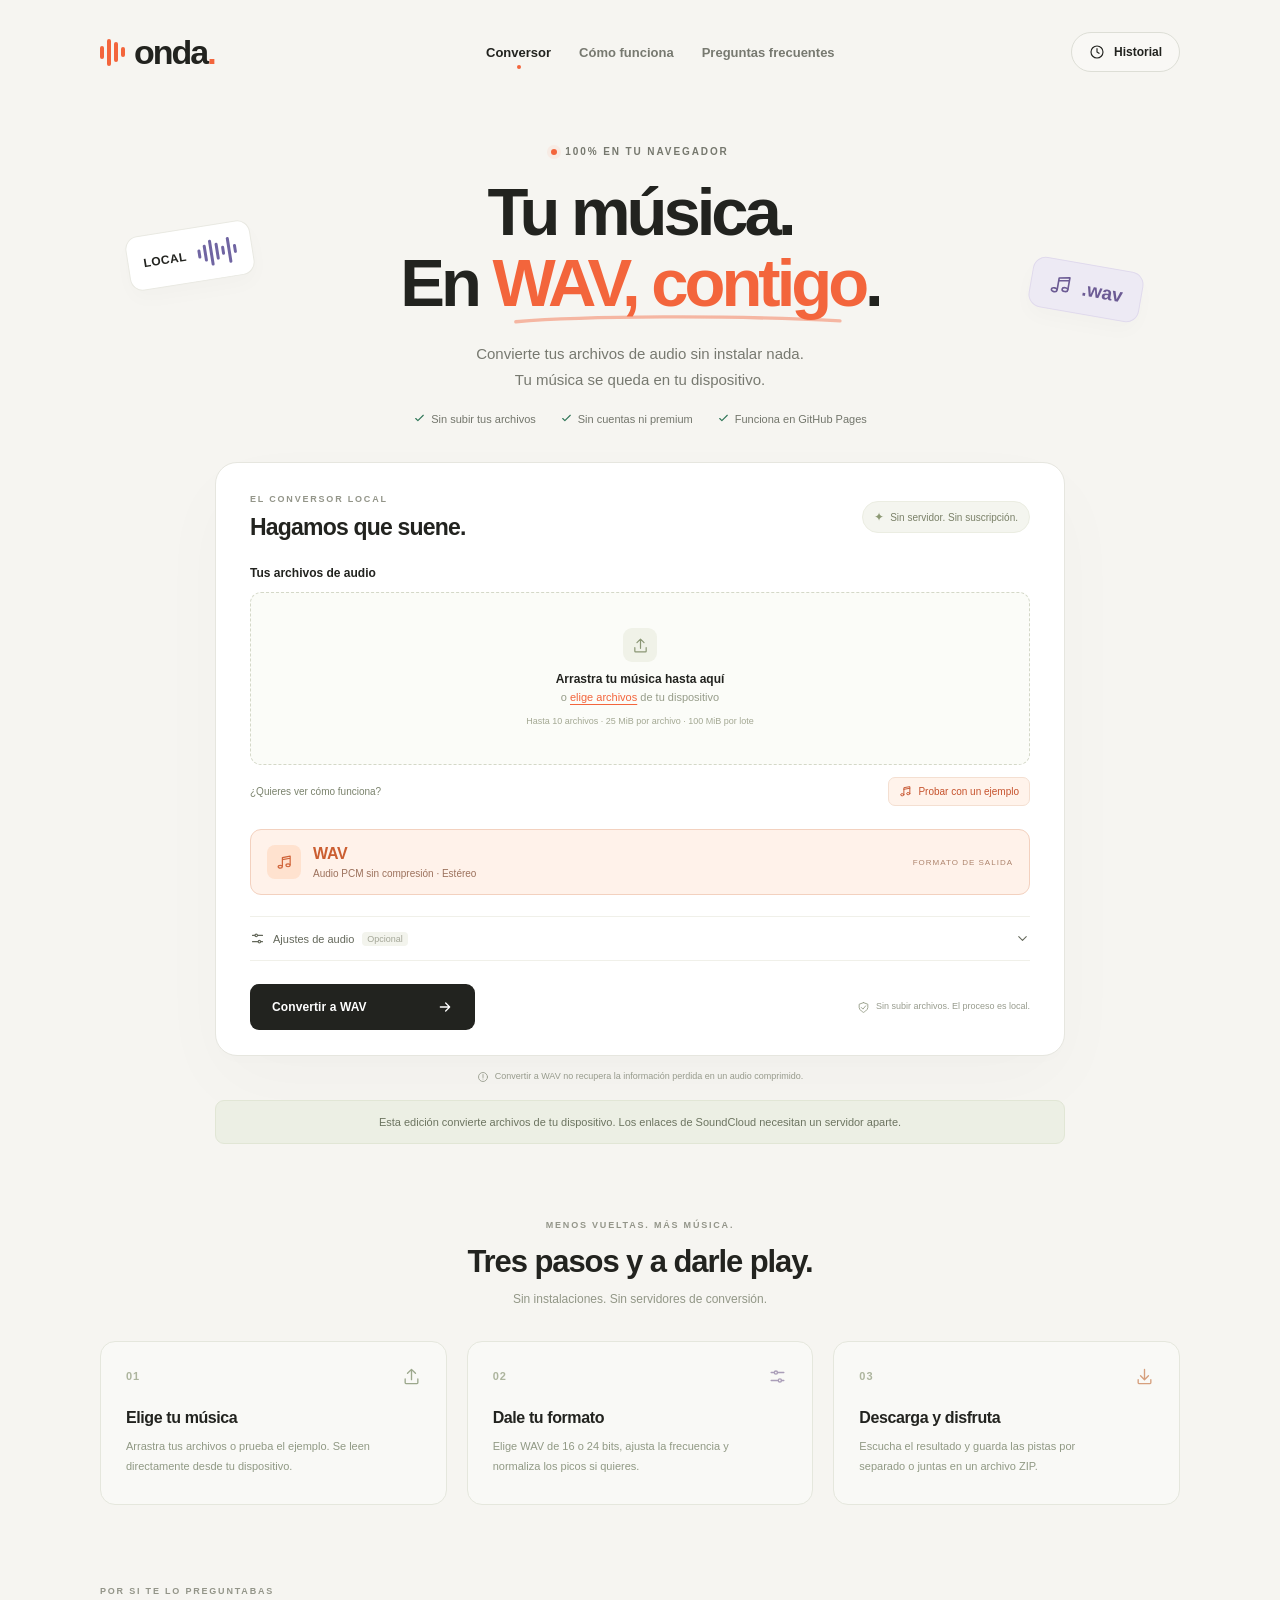
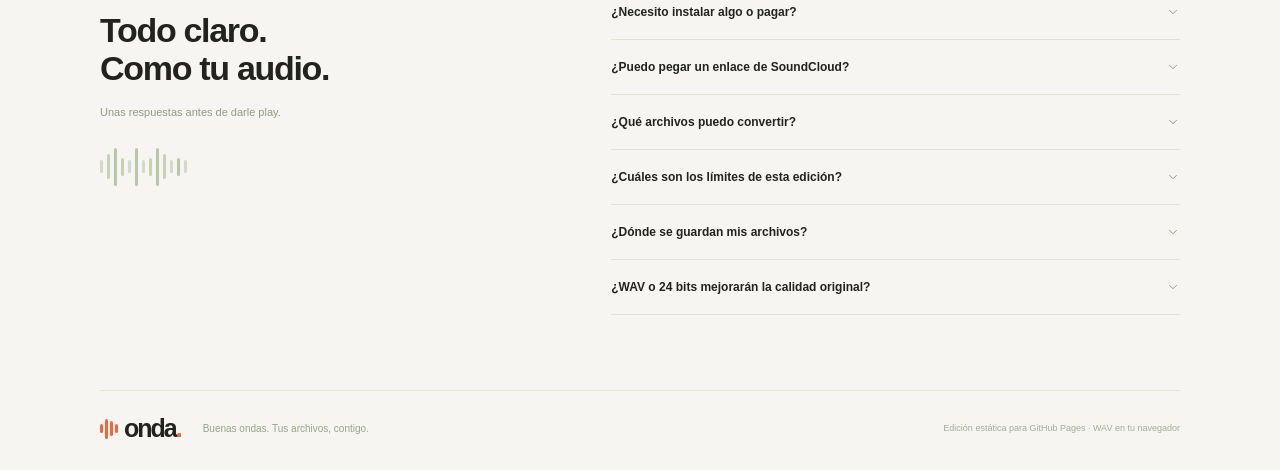
<file: index.html>
<!doctype html>
<html lang="es">
<head>
  <meta charset="utf-8">
  <meta name="viewport" content="width=device-width, initial-scale=1">
  <meta name="theme-color" content="#f6f5f1">
  <meta name="description" content="Convierte tus archivos de audio a WAV directamente en el navegador. Sin subir archivos, cuentas, instalaciones ni planes premium.">
  <title>Onda — Audio a WAV en tu navegador</title>
  <link rel="icon" href="./assets/favicon.svg" type="image/svg+xml">
  <link rel="stylesheet" href="./assets/styles.css">
  <script src="./assets/audio-engine.js" defer></script>
  <script src="./assets/app.js" defer></script>
</head>
<body>
  <a href="#converter" class="skip-link">Ir al conversor</a>
  <svg class="icon-library" aria-hidden="true" xmlns="http://www.w3.org/2000/svg">
    <symbol id="i-arrow" viewBox="0 0 24 24"><path d="M5 12h14m-6-6 6 6-6 6"/></symbol>
    <symbol id="i-upload" viewBox="0 0 24 24"><path d="M12 16V3m-5 5 5-5 5 5M4 15v5a1 1 0 0 0 1 1h14a1 1 0 0 0 1-1v-5"/></symbol>
    <symbol id="i-download" viewBox="0 0 24 24"><path d="M12 3v13m-5-5 5 5 5-5M4 16v4a1 1 0 0 0 1 1h14a1 1 0 0 0 1-1v-4"/></symbol>
    <symbol id="i-chevron" viewBox="0 0 24 24"><path d="m6 9 6 6 6-6"/></symbol>
    <symbol id="i-check" viewBox="0 0 24 24"><path d="m5 12 4 4L19 6"/></symbol>
    <symbol id="i-close" viewBox="0 0 24 24"><path d="m6 6 12 12M6 18 18 6"/></symbol>
    <symbol id="i-clock" viewBox="0 0 24 24"><circle cx="12" cy="12" r="9"/><path d="M12 7v5l3 2"/></symbol>
    <symbol id="i-music" viewBox="0 0 24 24"><path d="M9 17V5l11-2v12M9 8l11-2"/><ellipse cx="6" cy="18" rx="3" ry="2"/><ellipse cx="17" cy="16" rx="3" ry="2"/></symbol>
    <symbol id="i-shield" viewBox="0 0 24 24"><path d="m12 3 8 3v6c0 5-8 9-8 9s-8-4-8-9V6l8-3Z"/><path d="m8 12 3 3 5-6"/></symbol>
    <symbol id="i-sliders" viewBox="0 0 24 24"><path d="M4 7h4m4 0h8M4 17h9m4 0h3"/><circle cx="10" cy="7" r="2"/><circle cx="15" cy="17" r="2"/></symbol>
    <symbol id="i-alert" viewBox="0 0 24 24"><circle cx="12" cy="12" r="9"/><path d="M12 7v6m0 3v.1"/></symbol>
  </svg>

  <header class="site-header shell">
    <a class="brand" href="./" aria-label="Onda, inicio"><span class="brand-symbol" aria-hidden="true"><i></i><i></i><i></i><i></i></span>onda<span class="brand-dot">.</span></a>
    <nav class="desktop-nav" aria-label="Navegación principal"><a class="nav-current" href="#converter">Conversor</a><a href="#how-it-works">Cómo funciona</a><a href="#faq">Preguntas frecuentes</a></nav>
    <button id="history-toggle" class="history-toggle" type="button" aria-controls="history-panel" aria-expanded="false"><svg class="icon" aria-hidden="true"><use href="#i-clock"/></svg><span>Historial</span><span id="history-count" class="history-count" hidden>0</span></button>
  </header>

  <main>
    <section class="hero shell" aria-labelledby="hero-title">
      <div class="eyebrow"><span class="live-dot" aria-hidden="true"></span> 100% EN TU NAVEGADOR</div>
      <h1 id="hero-title">Tu música.<br>En <span class="hero-accent">WAV, contigo<svg viewBox="0 0 390 13" aria-hidden="true"><path d="M3 8C84 1 258 0 386 7"/></svg></span>.</h1>
      <p>Convierte tus archivos de audio sin instalar nada.<br class="desktop-break"> Tu música se queda en tu dispositivo.</p>
      <div class="hero-benefits"><span><svg class="icon" aria-hidden="true"><use href="#i-check"/></svg>Sin subir tus archivos</span><span><svg class="icon" aria-hidden="true"><use href="#i-check"/></svg>Sin cuentas ni premium</span><span><svg class="icon" aria-hidden="true"><use href="#i-check"/></svg>Funciona en GitHub Pages</span></div>
      <div class="hero-decoration decor-left" aria-hidden="true"><span>LOCAL</span><div class="mini-wave"><i></i><i></i><i></i><i></i><i></i><i></i><i></i></div></div>
      <div class="hero-decoration decor-right" aria-hidden="true"><svg class="icon"><use href="#i-music"/></svg><span>.wav</span></div>
    </section>

    <section id="converter" class="converter-section shell" aria-label="Conversor local a WAV">
      <div class="converter-card">
        <div class="card-heading"><div><span class="section-kicker">EL CONVERSOR LOCAL</span><h2>Hagamos que suene.</h2></div><span class="free-badge"><span aria-hidden="true">✦</span> Sin servidor. Sin suscripción.</span></div>
        <form id="converter-form" novalidate>
          <label class="field-label" for="source-files">Tus archivos de audio</label>
          <label id="drop-zone" class="drop-zone" for="source-files"><span class="upload-icon"><svg class="icon" aria-hidden="true"><use href="#i-upload"/></svg></span><span class="drop-title">Arrastra tu música hasta aquí</span><span class="drop-description">o <span class="text-link">elige archivos</span> de tu dispositivo</span><span id="upload-limit-help" class="drop-types">Hasta 10 archivos · 25 MiB por archivo · 100 MiB por lote</span><input id="source-files" class="file-input" type="file" multiple accept="audio/*,.mp3,.wav,.flac,.ogg,.opus,.m4a,.aac,.webm"></label>
          <div class="demo-row"><span>¿Quieres ver cómo funciona?</span><button id="demo-button" class="demo-button" type="button"><svg class="icon" aria-hidden="true"><use href="#i-music"/></svg>Probar con un ejemplo</button></div>
          <div id="selected-files" class="selected-files" aria-live="polite" hidden></div>

          <div class="local-format"><span class="local-format-icon"><svg class="icon" aria-hidden="true"><use href="#i-music"/></svg></span><div><strong>WAV</strong><span>Audio PCM sin compresión · Estéreo</span></div><span class="local-format-tag">FORMATO DE SALIDA</span></div>
          <details class="advanced"><summary><span><svg class="icon" aria-hidden="true"><use href="#i-sliders"/></svg>Ajustes de audio<span class="optional-label">Opcional</span></span><svg class="icon chevron" aria-hidden="true"><use href="#i-chevron"/></svg></summary><div class="advanced-content"><div class="setting"><label for="sample-rate">Frecuencia de muestreo</label><select id="sample-rate"><option value="44100">44.1 kHz</option><option value="48000">48 kHz</option></select></div><div class="setting"><label for="bit-depth">Profundidad de bits</label><select id="bit-depth"><option value="16">16 bits</option><option value="24">24 bits</option></select></div><label class="normalize-setting"><input id="normalize" type="checkbox"><span>Normalizar picos<small>Ajusta el pico máximo a −1 dB</small></span></label></div></details>

          <div id="form-error" class="notice error-notice" role="alert" hidden></div><div id="service-notice" class="notice" role="status" hidden></div>
          <div class="convert-action"><button id="convert-button" class="convert-button" type="submit"><span id="convert-label">Convertir a WAV</span><svg class="icon button-arrow" aria-hidden="true"><use href="#i-arrow"/></svg><span class="spinner" hidden></span></button><span class="action-note"><svg class="icon" aria-hidden="true"><use href="#i-shield"/></svg>Sin subir archivos. El proceso es local.</span></div>
        </form>
      </div>
      <p class="quality-note"><svg class="icon" aria-hidden="true"><use href="#i-alert"/></svg>Convertir a WAV no recupera la información perdida en un audio comprimido.</p>
      <p class="edition-note">Esta edición convierte archivos de tu dispositivo. Los enlaces de SoundCloud necesitan un servidor aparte.</p>
    </section>

    <section id="results" class="results-section shell" aria-labelledby="results-title" hidden><div class="results-card"><div class="results-header"><div><span class="section-kicker">TU CONVERSIÓN LOCAL</span><h2 id="results-title" tabindex="-1">Preparando tu audio…</h2></div><button id="close-results" class="icon-button" type="button" aria-label="Cerrar resultados" disabled><svg class="icon" aria-hidden="true"><use href="#i-close"/></svg></button></div><div class="progress-info"><span id="job-message" role="status" aria-live="polite">Preparando…</span><span id="progress-label">0%</span></div><div id="job-progress" class="progress-track" role="progressbar" aria-label="Progreso de conversión" aria-valuemin="0" aria-valuemax="100" aria-valuenow="0"><span id="progress-fill"></span></div><div id="storage-notice" class="notice" role="status" hidden></div><div id="track-list" class="track-list"></div><div id="result-actions" class="result-actions" hidden><a id="download-zip" class="secondary-button" href="#" download="onda-audios.zip"><svg class="icon" aria-hidden="true"><use href="#i-download"/></svg><span id="zip-label">Descargar todo en ZIP</span></a><button id="new-conversion" class="text-button" type="button">Otra conversión<svg class="icon" aria-hidden="true"><use href="#i-arrow"/></svg></button></div><button id="cancel-conversion" class="text-button cancel-button" type="button" hidden>Cancelar conversión</button></div></section>

    <section id="history-panel" class="history-section shell" aria-labelledby="history-title" hidden><div class="history-card"><div class="results-header"><div><span class="section-kicker">SOLO EN ESTE NAVEGADOR</span><h2 id="history-title" tabindex="-1">Tu historial</h2></div><button id="clear-history" type="button" class="text-button">Borrar historial</button></div><p class="field-help">Hasta 10 conversiones y 50 MiB de audio guardados en este dispositivo. Puedes recuperar sus descargas después de recargar la página.</p><div id="history-notice" class="notice" role="status" hidden></div><div id="history-list"></div></div></section>

    <section id="how-it-works" class="how-section shell" aria-labelledby="how-title"><div class="section-heading"><span class="section-kicker">MENOS VUELTAS. MÁS MÚSICA.</span><h2 id="how-title">Tres pasos y a darle play.</h2><p>Sin instalaciones. Sin servidores de conversión.</p></div><div class="steps-grid"><article class="step-card"><div class="step-top"><span class="step-number">01</span><svg class="icon" aria-hidden="true"><use href="#i-upload"/></svg></div><h3>Elige tu música</h3><p>Arrastra tus archivos o prueba el ejemplo. Se leen directamente desde tu dispositivo.</p></article><article class="step-card"><div class="step-top"><span class="step-number">02</span><svg class="icon" aria-hidden="true"><use href="#i-sliders"/></svg></div><h3>Dale tu formato</h3><p>Elige WAV de 16 o 24 bits, ajusta la frecuencia y normaliza los picos si quieres.</p></article><article class="step-card"><div class="step-top"><span class="step-number">03</span><svg class="icon" aria-hidden="true"><use href="#i-download"/></svg></div><h3>Descarga y disfruta</h3><p>Escucha el resultado y guarda las pistas por separado o juntas en un archivo ZIP.</p></article></div></section>

    <section id="faq" class="faq-section shell" aria-labelledby="faq-title"><div class="faq-intro"><span class="section-kicker">POR SI TE LO PREGUNTABAS</span><h2 id="faq-title">Todo claro.<br> Como tu audio.</h2><p>Unas respuestas antes de darle play.</p><div class="faq-wave" aria-hidden="true"><i></i><i></i><i></i><i></i><i></i><i></i><i></i><i></i><i></i><i></i><i></i><i></i><i></i></div></div><div class="faq-list"><details><summary>¿Necesito instalar algo o pagar?<svg class="icon" aria-hidden="true"><use href="#i-chevron"/></svg></summary><p>No. Abre la página en un navegador actual y convierte tus archivos. No hay cuentas, suscripciones ni funciones premium. Todo el procesamiento ocurre en tu dispositivo.</p></details><details><summary>¿Puedo pegar un enlace de SoundCloud?<svg class="icon" aria-hidden="true"><use href="#i-chevron"/></svg></summary><p>Esta edición para GitHub Pages convierte archivos locales. Los enlaces de SoundCloud necesitan un servidor aparte; GitHub Pages solo aloja la página estática. Si ya tienes el audio en tu dispositivo, puedes convertirlo aquí.</p></details><details><summary>¿Qué archivos puedo convertir?<svg class="icon" aria-hidden="true"><use href="#i-chevron"/></svg></summary><p>Los formatos que pueda decodificar tu navegador: normalmente MP3, WAV, AAC/M4A y, según el navegador, OGG, Opus o FLAC. La salida es siempre WAV estéreo de 16 o 24 bits, a 44.1 o 48 kHz.</p></details><details><summary>¿Cuáles son los límites de esta edición?<svg class="icon" aria-hidden="true"><use href="#i-chevron"/></svg></summary><p>Hasta 10 archivos por lote, 25 MiB por archivo, 100 MiB de entrada en total y 10 minutos por archivo. Los WAV de un lote pueden ocupar hasta 200 MiB. Estos límites ayudan a cuidar la memoria de tu dispositivo.</p></details><details><summary>¿Dónde se guardan mis archivos?<svg class="icon" aria-hidden="true"><use href="#i-chevron"/></svg></summary><p>Nunca se suben a un servidor. Se procesan en memoria y, cuando hay espacio, los resultados se guardan en el almacenamiento de este navegador: hasta 10 conversiones y 50 MiB. Puedes borrar el historial para eliminarlos. Si el navegador no permite guardarlos, puedes descargarlos durante la sesión.</p></details><details><summary>¿WAV o 24 bits mejorarán la calidad original?<svg class="icon" aria-hidden="true"><use href="#i-chevron"/></svg></summary><p>WAV evita otra compresión con pérdida, pero no reconstruye el detalle que ya perdió la fuente. Cambiar a 24 bits o 48 kHz tampoco añade información que no existía en el audio original.</p></details></div></section>
  </main>
  <footer class="site-footer shell"><a class="brand" href="./" aria-label="Onda, inicio"><span class="brand-symbol" aria-hidden="true"><i></i><i></i><i></i><i></i></span>onda<span class="brand-dot">.</span></a><span>Buenas ondas. Tus archivos, contigo.</span><p>Edición estática para GitHub Pages · WAV en tu navegador</p></footer>
  <div id="toast" class="toast" role="status" aria-live="polite" hidden></div>
</body>
</html>
</file>
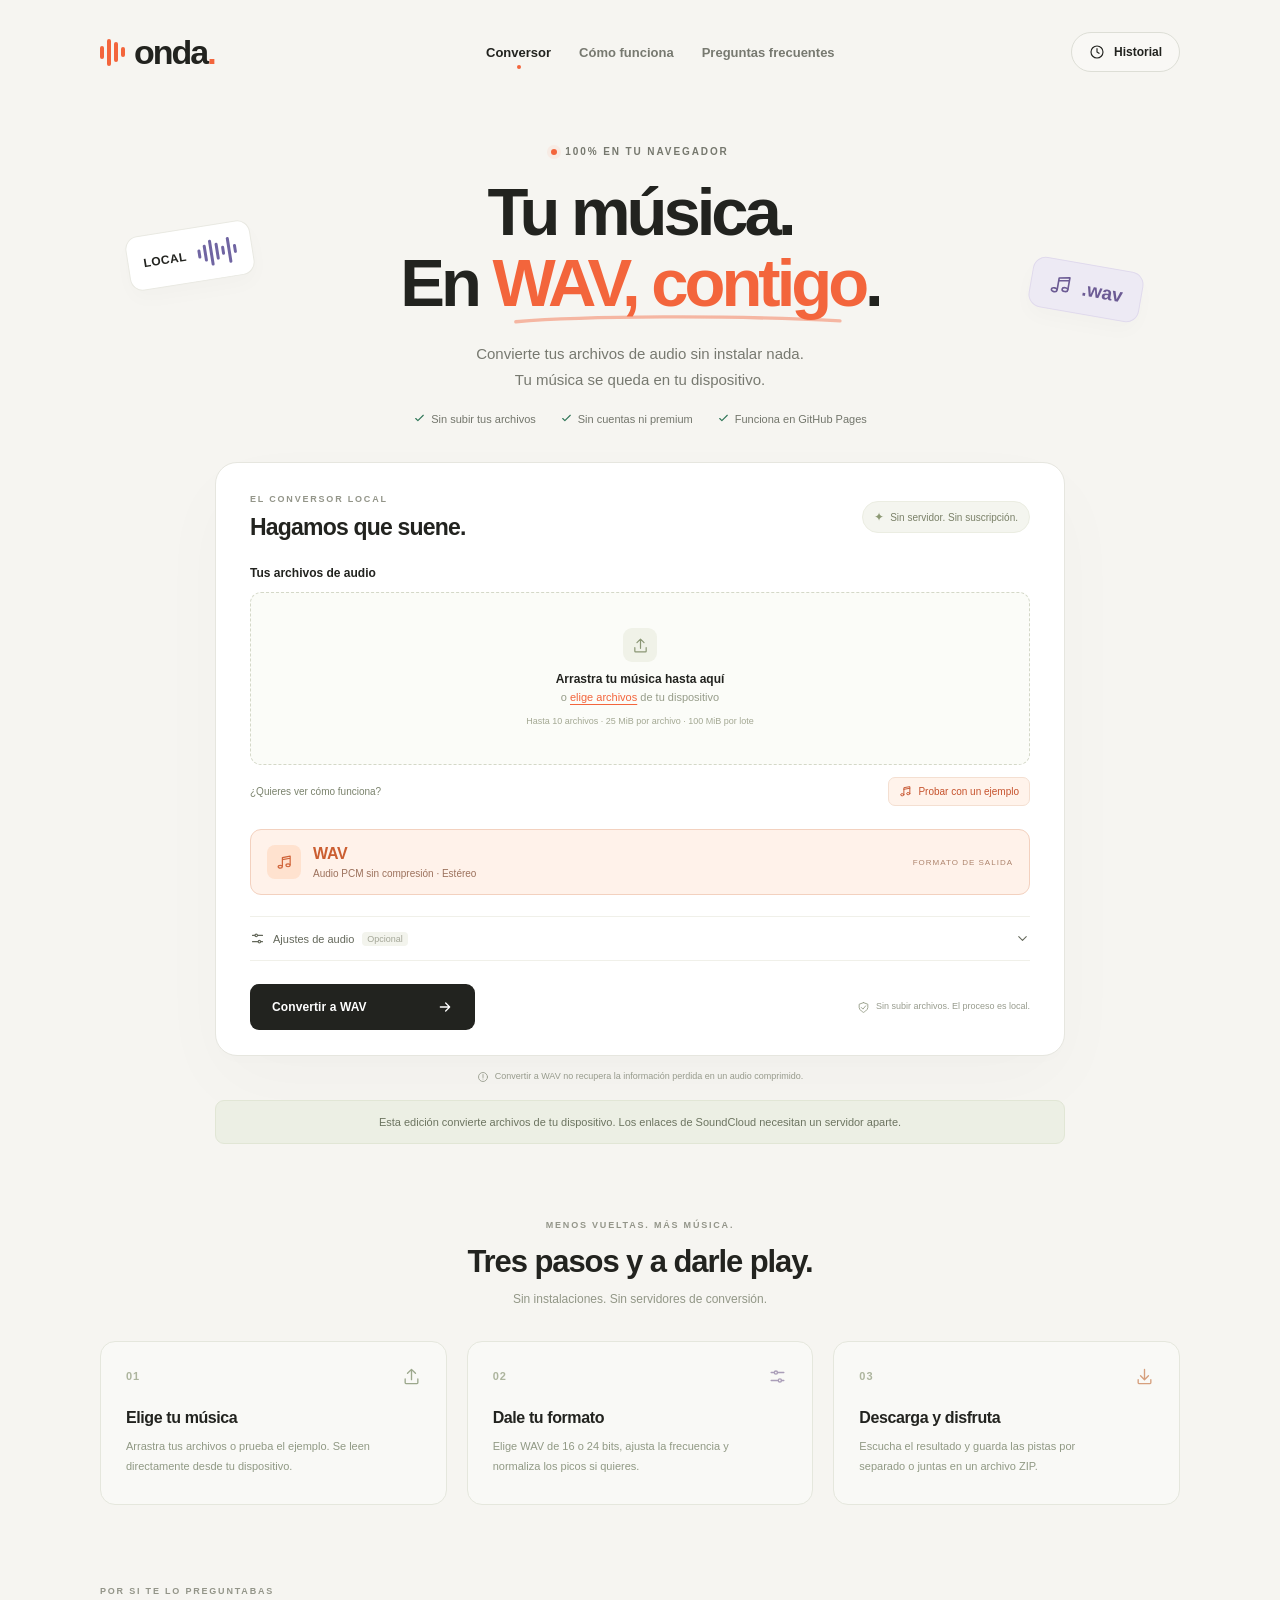
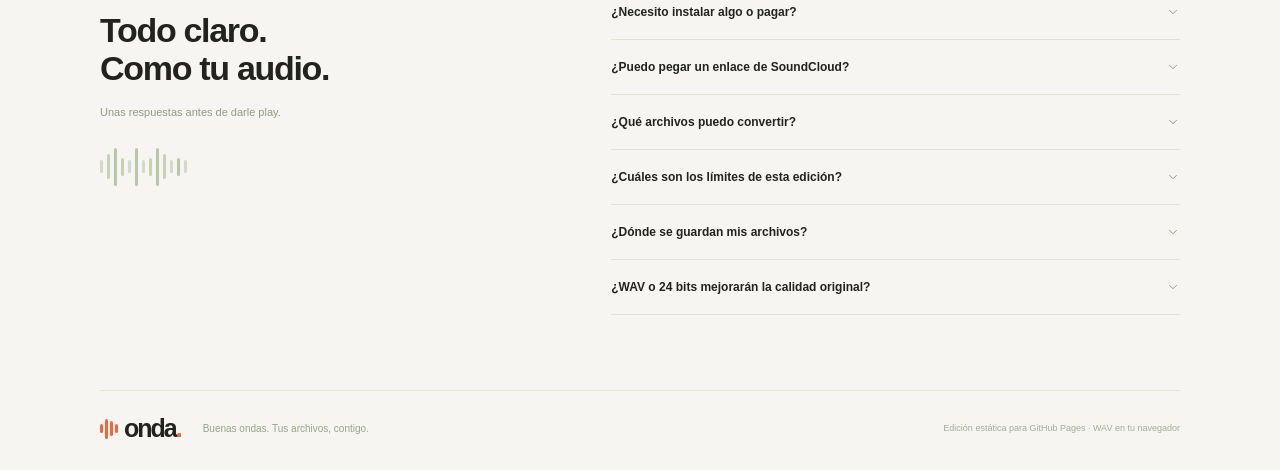
<file: web/onda-sin-instalar-v1.html>
<!doctype html>
<html lang="es">
<head>
  <meta charset="utf-8">
  <meta name="viewport" content="width=device-width, initial-scale=1">
  <meta name="theme-color" content="#f6f5f1">
  <meta name="description" content="Convierte tus archivos de audio a WAV directamente en el navegador. Sin subir archivos, cuentas, instalaciones ni planes premium.">
  <title>Onda — Audio a WAV en tu navegador</title>
  <link rel="icon" href="[data-uri]" type="image/svg+xml">
  <style>
:root{--bg:#f6f5f1;--surface:#fff;--ink:#22231f;--muted:#777970;--line:#e7e7e0;--orange:#f3653c;--orange-light:#fff1e9;--purple:#7065a2;--green:#2e7557;--red:#ad3630;--radius:22px;font-family:Arial,Helvetica,sans-serif;color:var(--ink);background:var(--bg);font-synthesis:none;scroll-behavior:smooth;scroll-padding-top:25px}
*{box-sizing:border-box}body{margin:0;font-size:14px;-webkit-font-smoothing:antialiased}button,input,textarea,select{font:inherit}button,a,input,summary,label{touch-action:manipulation}button,a{ -webkit-tap-highlight-color:transparent}button{cursor:pointer}a{color:inherit;text-decoration:none}button{color:inherit}button:disabled{cursor:wait;opacity:.65}img,svg{display:block;max-width:100%}button:focus-visible,a:focus-visible,summary:focus-visible,input:focus-visible,select:focus-visible,textarea:focus-visible{outline:3px solid #7162b0;outline-offset:4px}textarea:focus-visible{outline:none}h1,h2,h3,p{margin:0}h2,h3{letter-spacing:-.035em}p{line-height:1.65}button{border:0;background:none}input,textarea,select{min-width:0}textarea{resize:vertical}fieldset{margin:0;padding:0;border:0}legend{padding:0}input[type=checkbox]{accent-color:var(--orange)}[hidden]{display:none!important}.shell{width:min(1080px,calc(100% - 64px));margin-inline:auto}.icon{width:20px;height:20px;fill:none;stroke:currentColor;stroke-width:1.7;stroke-linecap:round;stroke-linejoin:round;flex-shrink:0}.icon-library{position:absolute;width:0;height:0;overflow:hidden}.skip-link{position:fixed;top:-80px;left:20px;background:var(--ink);color:#fff;padding:12px 18px;z-index:100;border-radius:10px}.skip-link:focus{top:15px}
.site-header{height:104px;display:flex;align-items:center;justify-content:space-between;gap:25px}.brand{font-size:34px;font-weight:800;letter-spacing:-2px;display:inline-flex;align-items:center;flex-shrink:0;line-height:1}.brand-dot{color:var(--orange)}.brand-symbol{height:30px;display:flex;align-items:center;gap:3px;margin-right:9px}.brand-symbol i{width:4px;height:13px;background:var(--orange);border-radius:5px}.brand-symbol i:nth-child(2){height:27px}.brand-symbol i:nth-child(3){height:20px}.brand-symbol i:nth-child(4){height:10px}.desktop-nav{display:flex;gap:28px;align-items:center;font-size:13px;font-weight:600;color:var(--muted);padding-left:35px}.desktop-nav a{position:relative;padding:8px 0}.desktop-nav a:hover,.desktop-nav .nav-current{color:var(--ink)}.nav-current:after{content:"";position:absolute;width:4px;height:4px;background:var(--orange);border-radius:50%;bottom:-1px;left:50%;transform:translateX(-50%)}.history-toggle{border:1px solid #ddded6;border-radius:50px;display:flex;align-items:center;gap:9px;padding:11px 17px;font-size:12px;font-weight:600;background:#ffffff45}.history-toggle:hover{background:#fff;border-color:#bcbeb2}.history-toggle .icon{width:16px;height:16px}.history-count{display:inline-grid;place-items:center;background:var(--orange-light);color:#bc4d29;font-size:10px;min-width:18px;height:18px;border-radius:50%}
.hero{position:relative;text-align:center;padding:42px 0 37px}.eyebrow{font-size:10px;letter-spacing:1.9px;color:#76786e;font-weight:700;display:flex;gap:8px;justify-content:center;align-items:center;margin-bottom:20px}.live-dot{width:6px;height:6px;background:var(--orange);border-radius:50%;box-shadow:0 0 0 4px #f3653c12}.hero h1{font-size:67px;line-height:1.055;letter-spacing:-4px;font-weight:750}.hero-accent{color:var(--orange);position:relative;white-space:nowrap;display:inline-block}.hero-accent svg{position:absolute;bottom:-8px;left:0;width:100%;height:11px;overflow:visible}.hero-accent svg path{fill:none;stroke:#f3653c70;stroke-width:4;stroke-linecap:round}.hero>p{color:var(--muted);font-size:15px;margin:23px auto 20px;line-height:1.7}.hero-benefits{display:flex;gap:24px;justify-content:center;color:#73766c;font-size:11px}.hero-benefits span{display:flex;align-items:center;gap:5px}.hero-benefits .icon{color:var(--green);width:13px;height:13px;stroke-width:2}.hero-decoration{position:absolute;pointer-events:none;box-shadow:0 9px 20px #32312805}.decor-left{top:124px;left:27px;background:#fff;border:1px solid #e9e9e2;transform:rotate(-9deg);border-radius:13px;padding:13px 15px;display:flex;gap:12px;align-items:center}.decor-left>span{font-weight:700;font-size:12px;letter-spacing:.4px}.mini-wave{height:27px;display:flex;gap:3px;align-items:center}.mini-wave i{width:3px;height:9px;background:var(--purple);border-radius:4px}.mini-wave i:nth-child(2n){height:17px}.mini-wave i:nth-child(3n){height:26px}.decor-right{right:38px;top:160px;background:#edeaf4;border:1px solid #e0daed;transform:rotate(10deg);padding:13px 18px;border-radius:13px;display:flex;align-items:center;gap:10px;color:#6c5b94;font-weight:700;font-size:19px}.decor-right .icon{width:23px;height:23px}
.converter-section{max-width:850px}.converter-card{background:var(--surface);border:1px solid #e6e6df;border-radius:var(--radius);padding:30px 34px 25px;box-shadow:0 7px 15px #38392802,0 28px 80px #2b311006}.card-heading{display:flex;justify-content:space-between;align-items:center;gap:16px;margin-bottom:25px}.section-kicker{font-size:9px;letter-spacing:1.8px;line-height:1.5;font-weight:700;color:#939589;display:block;margin-bottom:7px}.card-heading h2,.results-card h2,.history-card h2{font-size:23px;line-height:1.2;font-weight:700}.free-badge{background:#f4f5ef;border:1px solid #ebede2;border-radius:30px;padding:8px 11px;color:#7a8068;font-size:10px;white-space:nowrap}.free-badge>span{color:#8c9974;font-size:12px;margin-right:3px}.source-tabs{display:flex;padding:4px;background:#f5f5f1;border:1px solid #eeeee7;border-radius:11px;margin-bottom:23px;gap:5px}.source-tab{border:1px solid transparent;padding:12px 15px;flex:1;display:flex;align-items:center;justify-content:center;gap:9px;border-radius:8px;color:#818377;font-size:12px;font-weight:600;line-height:1.25;transition:background .15s,box-shadow .15s}.source-tab .icon{width:16px;height:16px}.source-tab.active{background:#fff;border-color:#e8e8e1;color:var(--ink);box-shadow:0 1px 4px #292b1510}.source-tab.active .icon{color:var(--orange)}.source-tab:hover:not(.active){background:#eceee5}.field-label,.format-fieldset legend{font-size:12px;font-weight:600;display:block;line-height:1.3;margin-bottom:10px}.url-field{display:flex;align-items:flex-start;position:relative;border:1px solid #ddddD5;border-radius:10px;background:#fbfbf8;transition:border-color .15s,box-shadow .15s}.url-field:focus-within{border-color:var(--orange);box-shadow:0 0 0 3px #f3653c12}.url-icon{width:18px;height:18px;color:#a0a396;margin:17px 0 0 16px}.url-field textarea{flex:1;border:0;background:none;padding:16px 12px;line-height:1.7;min-height:77px;font-size:12px;color:var(--ink);max-height:260px}.url-field textarea::placeholder{color:#a0a398;opacity:1}.paste-button{margin:12px 11px 0 0;padding:7px 9px;border:1px solid #e1e2d8;border-radius:7px;background:#fff;display:flex;align-items:center;gap:5px;font-size:10px;flex-shrink:0}.paste-button .icon{width:12px;height:12px;color:#7b7f71}.paste-button:hover{background:#f4f5ec}.field-help{font-size:10px;color:#939589;margin-top:9px;line-height:1.6}.format-fieldset{margin-top:24px}.format-grid{display:grid;grid-template-columns:repeat(5,1fr);gap:9px}.format-option{position:relative;cursor:pointer;min-width:0}.format-option>input{position:absolute;opacity:0;width:100%;height:100%;margin:0;cursor:pointer;z-index:1}.format-content{display:flex;flex-direction:column;border:1px solid #e5e6de;border-radius:10px;padding:13px 12px 12px;min-height:72px;transition:background .15s,border-color .15s}.format-top{display:flex;justify-content:space-between;align-items:center;font-size:15px;line-height:18px;font-weight:700;letter-spacing:-.3px}.format-description{font-size:9px;color:#999b91;margin-top:7px;white-space:nowrap}.format-check{width:14px;height:14px;background:transparent;border-radius:50%;display:grid;place-items:center}.format-check .icon{width:9px;height:9px;stroke-width:3;display:none}.format-option>input:checked+.format-content{background:var(--orange-light);border-color:#f4a68e}.format-option>input:checked+.format-content .format-top{color:#d65b34}.format-option>input:checked+.format-content .format-description{color:#b8836f}.format-option>input:checked+.format-content .format-check{background:var(--orange);color:#fff}.format-option>input:checked+.format-content .format-check .icon{display:block}.format-option>input:focus-visible+.format-content{outline:3px solid #7162b0;outline-offset:3px}.format-option:hover .format-content{border-color:#c3c7b6}.advanced{margin-top:21px;border-top:1px solid #f0f0e9;border-bottom:1px solid #f0f0e9}.advanced>summary{padding:14px 0;list-style:none;display:flex;justify-content:space-between;align-items:center;cursor:pointer;color:#64685b;font-size:11px}.advanced>summary::-webkit-details-marker,.faq-list summary::-webkit-details-marker{display:none}.advanced>summary>span{display:flex;align-items:center;gap:8px}.advanced>summary .icon{width:15px;height:15px}.optional-label{font-size:9px;color:#a3a697;background:#f3f4ed;padding:2px 5px;border-radius:4px;font-weight:400}.chevron{transition:transform .15s}.advanced[open] .chevron{transform:rotate(180deg)}.advanced-content{display:flex;gap:18px;align-items:center;padding:5px 0 20px;flex-wrap:wrap}.setting{display:flex;flex-direction:column;gap:6px;flex:1;min-width:140px}.setting label{font-size:10px;color:#818574}.setting select{border:1px solid #e2e5d8;border-radius:7px;padding:9px 28px 9px 10px;background:#fbfcf7;color:#4e5540;font-size:11px;width:100%}.normalize-setting{display:flex;align-items:center;gap:8px;flex:1;min-width:170px;font-size:10px;line-height:1.4;margin-top:17px;cursor:pointer}.normalize-setting input{margin:0;width:15px;height:15px}.normalize-setting small{display:block;color:#9a9f8f;font-size:9px;margin-top:3px}.convert-action{display:flex;align-items:center;justify-content:space-between;gap:18px;margin-top:23px}.convert-button{background:var(--ink);color:#fff;min-height:46px;border-radius:9px;padding:13px 22px;display:flex;gap:25px;align-items:center;justify-content:space-between;min-width:225px;transition:background .15s,transform .15s;font-size:12px;font-weight:600;letter-spacing:.1px}.convert-button:hover:not(:disabled){background:#424739;transform:translateY(-1px)}.convert-button .icon{width:16px;height:16px;stroke-width:1.9}.action-note{display:flex;gap:6px;align-items:center;font-size:9px;color:#979b8d;line-height:1.5}.action-note .icon{width:13px;height:13px;color:#989f8a}.spinner{width:15px;height:15px;border:2px solid #ffffff45;border-top-color:#fff;border-radius:50%;animation:spin .75s linear infinite}.quality-note{display:flex;justify-content:center;gap:6px;align-items:center;color:#979b8c;font-size:9px;margin:14px 8px 0;text-align:center;line-height:1.5}.quality-note .icon{width:12px;height:12px}.notice{padding:11px 13px;border-radius:8px;background:#f3f3ed;color:#626750;line-height:1.6;margin-top:15px;font-size:11px;overflow-wrap:anywhere}.error-notice{background:#fff1ee;color:var(--red);border:1px solid #f4d3cb}.drop-zone{position:relative;display:flex;flex-direction:column;align-items:center;justify-content:center;border:1px dashed #d4d8c8;border-radius:11px;background:#fbfcf8;padding:23px 15px;cursor:pointer;text-align:center;transition:border-color .15s,background .15s;min-height:173px}.drop-zone:hover,.drop-zone.drag-over{border-color:var(--orange);background:#fff6ef}.drop-zone:focus-within{outline:3px solid #7162b0;outline-offset:4px}.upload-icon{display:grid;place-items:center;width:34px;height:34px;border-radius:9px;background:#f0f2e8;color:#8a9674;margin-bottom:10px}.upload-icon .icon{width:17px;height:17px}.drop-title{font-size:12px;font-weight:600}.drop-description{font-size:11px;color:#969c89;margin-top:5px}.text-link{color:var(--orange);text-decoration:underline;text-underline-offset:3px}.drop-types{font-size:9px;color:#a3a893;margin-top:12px;line-height:1.5}.file-input{position:absolute;width:1px;height:1px;overflow:hidden;opacity:0}.selected-files{display:flex;flex-direction:column;gap:7px;margin-top:12px}.selected-file{display:flex;align-items:center;gap:9px;background:#f8f9f3;border:1px solid #e9ecdf;padding:8px 9px;border-radius:7px;font-size:11px}.selected-file>.icon{width:15px;height:15px;color:#8a9674}.selected-file-name{flex:1;overflow:hidden;text-overflow:ellipsis;white-space:nowrap}.selected-file-size{font-size:9px;color:#9a9f8e}.selected-file button{padding:3px;color:#9a9e91}.selected-file button .icon{width:12px;height:12px}
.results-section,.history-section{max-width:850px;margin-top:25px}.results-card,.history-card{background:#fff;border:1px solid var(--line);border-radius:var(--radius);padding:27px 30px}.results-header{display:flex;align-items:center;justify-content:space-between;gap:15px;margin-bottom:21px}.icon-button{border:1px solid #e4e7da;border-radius:8px;padding:6px;color:#8d9480}.icon-button .icon{width:15px;height:15px}.progress-info{display:flex;justify-content:space-between;gap:20px;font-size:11px;color:#878f78;line-height:1.5}.progress-info #job-message{overflow-wrap:anywhere}#progress-label{font-variant-numeric:tabular-nums;color:var(--orange);font-weight:600}.progress-track{height:5px;background:#f1f2eb;border-radius:4px;overflow:hidden;margin-top:9px}.progress-track>span{display:block;width:0;height:100%;background:var(--orange);transition:width .3s}.track-list{margin-top:20px}.track-row{display:flex;align-items:center;gap:11px;border-top:1px solid #f1f2e9;padding:13px 0}.track-icon{width:34px;height:34px;border-radius:8px;background:#f4f2f9;color:#8b7ca8;display:grid;place-items:center;flex-shrink:0}.track-icon .icon{width:16px;height:16px}.track-info{flex:1;min-width:0}.track-title{font-size:12px;font-weight:600;overflow-wrap:anywhere}.track-subtitle{font-size:10px;color:#969e88;margin-top:4px;line-height:1.5;overflow-wrap:anywhere}.track-error{color:var(--red)}.track-download{display:flex;align-items:center;gap:6px;color:#d6613b;background:#fff3ed;border:1px solid #fae2d4;border-radius:7px;padding:8px 10px;font-size:10px;white-space:nowrap}.track-download .icon{width:13px;height:13px}.track-status{font-size:10px;color:#99a188;flex-shrink:0}.track-status.failed{color:var(--red)}.result-actions{margin-top:13px;padding-top:17px;border-top:1px solid #ecefe3;display:flex;justify-content:space-between;gap:13px;align-items:center}.secondary-button{display:inline-flex;align-items:center;justify-content:center;gap:8px;padding:10px 13px;border-radius:8px;border:1px solid #dedfD4;background:#fff;font-size:11px;font-weight:600;line-height:1.3}.secondary-button:hover{background:#f7f8f2}.secondary-button .icon{width:14px;height:14px}.text-button{color:#858f73;display:inline-flex;align-items:center;gap:8px;padding:5px 0;font-size:11px;line-height:1.4}.text-button:hover{color:var(--ink)}.text-button .icon{width:14px;height:14px}#retry-poll{margin-top:12px}.history-empty{padding:20px 0 3px;font-size:12px;color:#9ba48a}.history-item{display:flex;align-items:center;width:100%;gap:12px;text-align:left;border-top:1px solid #eef0e7;padding:15px 0}.history-item:first-child{margin-top:15px}.history-item:hover .history-job-title{color:var(--orange)}.history-job-title{display:block;font-size:12px;font-weight:600;overflow-wrap:anywhere}.history-job-meta{display:block;color:#9ba38d;font-size:10px;margin-top:5px;line-height:1.6}.history-item .icon{width:15px;height:15px;color:#a0a892;flex-shrink:0}.history-item>span{flex:1;min-width:0}.history-card>.field-help{margin-top:-9px}
.how-section{padding-top:75px}.section-heading{text-align:center}.section-heading .section-kicker{margin-bottom:10px}.section-heading h2{font-size:31px;line-height:1.2}.section-heading>p{color:#929787;font-size:12px;margin-top:10px}.steps-grid{display:grid;grid-template-columns:repeat(3,1fr);gap:20px;margin-top:31px}.step-card{padding:25px 25px 28px;border:1px solid #e5e7dd;background:#ffffff55;border-radius:15px}.step-top{display:flex;align-items:center;justify-content:space-between;margin-bottom:23px}.step-number{font-size:11px;color:#adb59e;font-weight:600;letter-spacing:1px}.step-top>.icon{width:19px;height:19px;color:#9ca88c}.step-card:nth-child(2) .step-top>.icon{color:#aa9eb8}.step-card:nth-child(3) .step-top>.icon{color:#d69f7c}.step-card h3{font-size:16px;letter-spacing:-.4px}.step-card p{font-size:11px;color:#909984;margin-top:10px;line-height:1.8;max-width:245px}.faq-section{display:grid;grid-template-columns:1fr 1.35fr;gap:90px;padding:80px 0 75px}.faq-intro .section-kicker{margin-bottom:12px}.faq-intro h2{font-size:34px;line-height:1.13;letter-spacing:-1.3px}.faq-intro>p{font-size:11px;color:#919b85;margin-top:15px}.faq-wave{display:flex;gap:4px;align-items:center;height:42px;margin-top:25px}.faq-wave i{width:3px;height:13px;border-radius:3px;background:#d4dac9}.faq-wave i:nth-child(2n){height:25px;background:#c7d1ba}.faq-wave i:nth-child(3n){height:38px;background:#b9c7a8}.faq-wave i:nth-child(4n){height:18px}.faq-list details{border-bottom:1px solid #e0e4d6}.faq-list summary{list-style:none;cursor:pointer;display:flex;align-items:center;justify-content:space-between;gap:15px;font-size:12px;font-weight:600;padding:18px 0;line-height:1.5}.faq-list summary .icon{width:14px;height:14px;color:#909c81;transition:transform .15s}.faq-list details[open] summary .icon{transform:rotate(180deg)}.faq-list details p{font-size:11px;color:#87947a;padding:0 25px 18px 0;line-height:1.85}.site-footer{border-top:1px solid #e0e5d6;display:flex;align-items:center;gap:22px;padding-top:25px;padding-bottom:29px}.site-footer .brand{font-size:25px}.site-footer .brand-symbol{height:23px;margin-right:6px;gap:2px}.site-footer .brand-symbol i{width:3px;height:9px}.site-footer .brand-symbol i:nth-child(2){height:20px}.site-footer .brand-symbol i:nth-child(3){height:15px}.site-footer>span{color:#98a48a;font-size:10px}.site-footer p{margin-left:auto;font-size:9px;color:#a3ad97}.toast{position:fixed;bottom:25px;left:50%;transform:translateX(-50%);max-width:calc(100% - 35px);border-radius:10px;background:#303a26;color:white;padding:12px 18px;font-size:12px;box-shadow:0 8px 24px #26321c25;z-index:50;line-height:1.5;text-align:center}
@keyframes spin{to{transform:rotate(360deg)}}
@media(min-width:1400px){.hero{padding-top:55px;padding-bottom:43px}.hero h1{font-size:74px}.hero>p{font-size:16px}.converter-section,.results-section,.history-section{max-width:890px}.converter-card{padding:32px 38px 27px}}
@media(max-width:1000px){.desktop-nav{gap:20px;padding-left:0}.hero-decoration{display:none}.hero h1{font-size:61px}.faq-section{gap:45px}.site-footer{gap:16px}}
@media(max-width:760px){.shell{width:calc(100% - 36px)}.site-header{height:83px;gap:10px}.brand{font-size:30px}.desktop-nav{display:none}.history-toggle{padding:9px 12px;font-size:11px;gap:6px}.hero{padding-top:28px;padding-bottom:30px}.eyebrow{font-size:8px;letter-spacing:1.5px;margin-bottom:19px}.hero h1{font-size:49px;letter-spacing:-2.7px}.hero>p{font-size:13px;margin-top:22px}.hero-benefits{gap:15px;font-size:9px;flex-wrap:wrap;row-gap:8px}.hero-benefits .icon{width:12px;height:12px}.converter-card{padding:24px 22px 23px;border-radius:18px}.card-heading{gap:10px;margin-bottom:20px}.card-heading h2{font-size:21px}.section-kicker{font-size:8px;letter-spacing:1.5px}.free-badge{font-size:8px;padding:6px 8px}.free-badge>span{font-size:10px}.source-tabs{margin-bottom:20px}.source-tab{padding:11px 9px;font-size:10px;gap:6px}.source-tab .icon{width:15px;height:15px}.format-grid{gap:6px}.format-content{padding:11px 8px 10px;min-height:67px}.format-top{font-size:13px}.format-description{font-size:8px;letter-spacing:-.1px}.format-check{width:12px;height:12px}.convert-action{flex-direction:column;align-items:stretch;gap:13px;margin-top:20px}.convert-button{min-height:47px;justify-content:center;gap:14px;width:100%;font-size:12px}.action-note{justify-content:center;font-size:9px}.quality-note{font-size:8px;align-items:flex-start;max-width:400px;margin-inline:auto;padding:0 15px}.quality-note .icon{margin-top:1px;flex-shrink:0}.how-section{padding-top:55px}.section-heading h2{font-size:27px}.steps-grid{gap:11px;margin-top:24px}.step-card{padding:18px 15px}.step-top{margin-bottom:20px}.step-card h3{font-size:14px;line-height:1.3}.step-card p{font-size:10px;margin-top:9px}.step-top .icon{width:17px;height:17px}.faq-section{padding-top:55px;grid-template-columns:1fr;gap:20px;padding-bottom:45px}.faq-intro h2{font-size:29px}.faq-intro h2 br{display:none}.faq-intro>p{margin-top:10px}.faq-wave{display:none}.faq-list summary{font-size:12px;padding:17px 0}.faq-list details p{font-size:11px}.site-footer{flex-wrap:wrap;row-gap:15px;padding-top:24px;padding-bottom:25px}.site-footer>span{font-size:9px;margin-left:auto}.site-footer p{width:100%;margin-left:0;font-size:9px;text-align:center}.results-card,.history-card{padding:24px 22px;border-radius:18px}.track-row{gap:8px}.track-download{font-size:9px;padding:8px}.result-actions{flex-wrap:wrap}.advanced-content{gap:12px}.setting{min-width:120px}.normalize-setting{min-width:170px;flex-basis:100%;margin-top:4px}}
@media(max-width:430px){.shell{width:calc(100% - 28px)}.hero h1{font-size:42px;letter-spacing:-2.4px}.hero>p{font-size:12px;padding:0 5px}.desktop-break{display:none}.hero-benefits{gap:12px;font-size:8px}.converter-card{padding:22px 16px 21px}.card-heading h2{font-size:19px}.free-badge{font-size:7px;padding:5px 6px}.free-badge>span{font-size:9px}.source-tab{font-size:9px;gap:5px;padding:10px 6px}.source-tab .icon{width:14px;height:14px}.url-field textarea{font-size:10px;padding-left:8px;padding-top:16px}.url-icon{width:15px;height:15px;margin-left:11px;margin-top:17px}.paste-button{font-size:9px;padding:6px;margin-right:8px;margin-top:13px}.paste-button .icon{width:10px;height:10px}.field-label,.format-fieldset legend{font-size:11px}.field-help{font-size:9px}.format-grid{gap:5px}.format-content{padding:10px 6px 9px;min-height:63px}.format-top{font-size:12px}.format-description{font-size:7px;letter-spacing:-.2px}.format-check{width:10px;height:10px}.format-check .icon{width:7px;height:7px}.format-fieldset{margin-top:21px}.advanced{margin-top:18px}.advanced>summary{font-size:10px}.steps-grid{grid-template-columns:1fr;gap:10px}.step-card{position:relative;padding:19px 20px 19px 65px}.step-top{margin:0}.step-number{position:absolute;left:20px;top:20px}.step-top>.icon{position:absolute;left:20px;top:43px;width:17px;height:17px}.step-card p{max-width:none;font-size:11px;margin-top:6px}.step-card h3{font-size:15px}.results-card,.history-card{padding:21px 16px}.track-title{font-size:11px}.track-subtitle{font-size:9px}.track-download span{display:none}.track-download{padding:8px}.track-download .icon{width:14px;height:14px}.track-icon{width:29px;height:29px}.results-card h2,.history-card h2{font-size:20px}.result-actions>.secondary-button{font-size:10px}.text-button{font-size:10px}.drop-types{font-size:8px}.drop-title{font-size:11px}.drop-description{font-size:10px}.selected-file{font-size:10px}.selected-file-size{font-size:8px}}
@media(prefers-reduced-motion:reduce){:root{scroll-behavior:auto}*,*:before,*:after{transition:none!important;animation-duration:.01ms!important;animation-iteration-count:1!important}}
.skip-link{position:absolute}.demo-row{display:flex;align-items:center;justify-content:space-between;gap:12px;margin-top:12px;color:#7a826c;font-size:10px}.demo-button{display:inline-flex;align-items:center;gap:6px;font-size:10px;color:#c6522c;padding:7px 10px;background:#fff3eb;border:1px solid #f4dfd1;border-radius:7px;white-space:nowrap}.demo-button:hover:not(:disabled){background:#ffe9db}.demo-button .icon{width:13px;height:13px}.local-format{display:flex;align-items:center;gap:12px;padding:15px 16px;margin-top:23px;background:#fff2ea;border:1px solid #f3d1bf;border-radius:11px}.local-format-icon{display:grid;place-items:center;flex-shrink:0;width:34px;height:34px;background:#ffe2cf;color:#d06439;border-radius:8px}.local-format-icon .icon{width:17px;height:17px}.local-format>div{display:flex;flex-direction:column;gap:5px}.local-format strong{font-size:16px;color:#cb5e31;letter-spacing:-.3px}.local-format>div>span{font-size:10px;color:#9c715c}.local-format-tag{font-size:8px;letter-spacing:1px;color:#ad846d;margin-left:auto;white-space:nowrap}.edition-note{text-align:center;font-size:11px;line-height:1.7;color:#6c7460;background:#ecefe4;border:1px solid #e1e6d5;border-radius:9px;padding:12px 16px;margin-top:16px}.audio-preview{display:block;width:235px;max-width:100%;height:31px;margin-top:10px}.track-row:has(.audio-preview){align-items:flex-start}.track-row:has(.audio-preview)>.track-download{margin-top:2px}.cancel-button{display:block;margin-top:20px;color:#a25238}.results-card .notice{margin-top:16px}.track-list{margin-top:18px}#download-zip[aria-disabled=true]{opacity:.65;cursor:wait}
@media(max-width:760px){.local-format{padding:13px 12px;gap:9px}.local-format>div>span{font-size:9px}.edition-note{font-size:10px;padding:11px 13px}.demo-row{font-size:9px}.demo-button{font-size:9px;padding:7px 9px}.audio-preview{width:210px;height:30px}.local-format-tag{font-size:7px;letter-spacing:.6px}}
@media(max-width:430px){.hero h1{font-size:39px}.local-format-tag{display:none}.demo-row{align-items:flex-start;gap:8px;flex-wrap:wrap}.demo-row>span{line-height:28px}.demo-button{margin-left:auto}.audio-preview{width:190px;height:30px}.edition-note{font-size:9px}.track-row:has(.audio-preview){gap:7px}.local-format>div>span{font-size:9px}}

</style>


</head>
<body>
  <a href="#converter" class="skip-link">Ir al conversor</a>
  <svg class="icon-library" aria-hidden="true" xmlns="http://www.w3.org/2000/svg">
    <symbol id="i-arrow" viewBox="0 0 24 24"><path d="M5 12h14m-6-6 6 6-6 6"/></symbol>
    <symbol id="i-upload" viewBox="0 0 24 24"><path d="M12 16V3m-5 5 5-5 5 5M4 15v5a1 1 0 0 0 1 1h14a1 1 0 0 0 1-1v-5"/></symbol>
    <symbol id="i-download" viewBox="0 0 24 24"><path d="M12 3v13m-5-5 5 5 5-5M4 16v4a1 1 0 0 0 1 1h14a1 1 0 0 0 1-1v-4"/></symbol>
    <symbol id="i-chevron" viewBox="0 0 24 24"><path d="m6 9 6 6 6-6"/></symbol>
    <symbol id="i-check" viewBox="0 0 24 24"><path d="m5 12 4 4L19 6"/></symbol>
    <symbol id="i-close" viewBox="0 0 24 24"><path d="m6 6 12 12M6 18 18 6"/></symbol>
    <symbol id="i-clock" viewBox="0 0 24 24"><circle cx="12" cy="12" r="9"/><path d="M12 7v5l3 2"/></symbol>
    <symbol id="i-music" viewBox="0 0 24 24"><path d="M9 17V5l11-2v12M9 8l11-2"/><ellipse cx="6" cy="18" rx="3" ry="2"/><ellipse cx="17" cy="16" rx="3" ry="2"/></symbol>
    <symbol id="i-shield" viewBox="0 0 24 24"><path d="m12 3 8 3v6c0 5-8 9-8 9s-8-4-8-9V6l8-3Z"/><path d="m8 12 3 3 5-6"/></symbol>
    <symbol id="i-sliders" viewBox="0 0 24 24"><path d="M4 7h4m4 0h8M4 17h9m4 0h3"/><circle cx="10" cy="7" r="2"/><circle cx="15" cy="17" r="2"/></symbol>
    <symbol id="i-alert" viewBox="0 0 24 24"><circle cx="12" cy="12" r="9"/><path d="M12 7v6m0 3v.1"/></symbol>
  </svg>

  <header class="site-header shell">
    <a class="brand" href="#" aria-label="Onda, inicio"><span class="brand-symbol" aria-hidden="true"><i></i><i></i><i></i><i></i></span>onda<span class="brand-dot">.</span></a>
    <nav class="desktop-nav" aria-label="Navegación principal"><a class="nav-current" href="#converter">Conversor</a><a href="#how-it-works">Cómo funciona</a><a href="#faq">Preguntas frecuentes</a></nav>
    <button id="history-toggle" class="history-toggle" type="button" aria-controls="history-panel" aria-expanded="false"><svg class="icon" aria-hidden="true"><use href="#i-clock"/></svg><span>Historial</span><span id="history-count" class="history-count" hidden>0</span></button>
  </header>

  <main>
    <section class="hero shell" aria-labelledby="hero-title">
      <div class="eyebrow"><span class="live-dot" aria-hidden="true"></span> 100% EN TU NAVEGADOR</div>
      <h1 id="hero-title">Tu música.<br>En <span class="hero-accent">WAV, contigo<svg viewBox="0 0 390 13" aria-hidden="true"><path d="M3 8C84 1 258 0 386 7"/></svg></span>.</h1>
      <p>Convierte tus archivos de audio sin instalar nada.<br class="desktop-break"> Tu música se queda en tu dispositivo.</p>
      <div class="hero-benefits"><span><svg class="icon" aria-hidden="true"><use href="#i-check"/></svg>Sin subir tus archivos</span><span><svg class="icon" aria-hidden="true"><use href="#i-check"/></svg>Sin cuentas ni premium</span><span><svg class="icon" aria-hidden="true"><use href="#i-check"/></svg>Funciona en GitHub Pages</span></div>
      <div class="hero-decoration decor-left" aria-hidden="true"><span>LOCAL</span><div class="mini-wave"><i></i><i></i><i></i><i></i><i></i><i></i><i></i></div></div>
      <div class="hero-decoration decor-right" aria-hidden="true"><svg class="icon"><use href="#i-music"/></svg><span>.wav</span></div>
    </section>

    <section id="converter" class="converter-section shell" aria-label="Conversor local a WAV">
      <div class="converter-card">
        <div class="card-heading"><div><span class="section-kicker">EL CONVERSOR LOCAL</span><h2>Hagamos que suene.</h2></div><span class="free-badge"><span aria-hidden="true">✦</span> Sin servidor. Sin suscripción.</span></div>
        <form id="converter-form" novalidate>
          <label class="field-label" for="source-files">Tus archivos de audio</label>
          <label id="drop-zone" class="drop-zone" for="source-files"><span class="upload-icon"><svg class="icon" aria-hidden="true"><use href="#i-upload"/></svg></span><span class="drop-title">Arrastra tu música hasta aquí</span><span class="drop-description">o <span class="text-link">elige archivos</span> de tu dispositivo</span><span id="upload-limit-help" class="drop-types">Hasta 10 archivos · 25 MiB por archivo · 100 MiB por lote</span><input id="source-files" class="file-input" type="file" multiple accept="audio/*,.mp3,.wav,.flac,.ogg,.opus,.m4a,.aac,.webm"></label>
          <div class="demo-row"><span>¿Quieres ver cómo funciona?</span><button id="demo-button" class="demo-button" type="button"><svg class="icon" aria-hidden="true"><use href="#i-music"/></svg>Probar con un ejemplo</button></div>
          <div id="selected-files" class="selected-files" aria-live="polite" hidden></div>

          <div class="local-format"><span class="local-format-icon"><svg class="icon" aria-hidden="true"><use href="#i-music"/></svg></span><div><strong>WAV</strong><span>Audio PCM sin compresión · Estéreo</span></div><span class="local-format-tag">FORMATO DE SALIDA</span></div>
          <details class="advanced"><summary><span><svg class="icon" aria-hidden="true"><use href="#i-sliders"/></svg>Ajustes de audio<span class="optional-label">Opcional</span></span><svg class="icon chevron" aria-hidden="true"><use href="#i-chevron"/></svg></summary><div class="advanced-content"><div class="setting"><label for="sample-rate">Frecuencia de muestreo</label><select id="sample-rate"><option value="44100">44.1 kHz</option><option value="48000">48 kHz</option></select></div><div class="setting"><label for="bit-depth">Profundidad de bits</label><select id="bit-depth"><option value="16">16 bits</option><option value="24">24 bits</option></select></div><label class="normalize-setting"><input id="normalize" type="checkbox"><span>Normalizar picos<small>Ajusta el pico máximo a −1 dB</small></span></label></div></details>

          <div id="form-error" class="notice error-notice" role="alert" hidden></div><div id="service-notice" class="notice" role="status" hidden></div>
          <div class="convert-action"><button id="convert-button" class="convert-button" type="submit"><span id="convert-label">Convertir a WAV</span><svg class="icon button-arrow" aria-hidden="true"><use href="#i-arrow"/></svg><span class="spinner" hidden></span></button><span class="action-note"><svg class="icon" aria-hidden="true"><use href="#i-shield"/></svg>Sin subir archivos. El proceso es local.</span></div>
        </form>
      </div>
      <p class="quality-note"><svg class="icon" aria-hidden="true"><use href="#i-alert"/></svg>Convertir a WAV no recupera la información perdida en un audio comprimido.</p>
      <p class="edition-note">Esta edición convierte archivos de tu dispositivo. Los enlaces de SoundCloud necesitan un servidor aparte.</p>
    </section>

    <section id="results" class="results-section shell" aria-labelledby="results-title" hidden><div class="results-card"><div class="results-header"><div><span class="section-kicker">TU CONVERSIÓN LOCAL</span><h2 id="results-title" tabindex="-1">Preparando tu audio…</h2></div><button id="close-results" class="icon-button" type="button" aria-label="Cerrar resultados" disabled><svg class="icon" aria-hidden="true"><use href="#i-close"/></svg></button></div><div class="progress-info"><span id="job-message" role="status" aria-live="polite">Preparando…</span><span id="progress-label">0%</span></div><div id="job-progress" class="progress-track" role="progressbar" aria-label="Progreso de conversión" aria-valuemin="0" aria-valuemax="100" aria-valuenow="0"><span id="progress-fill"></span></div><div id="storage-notice" class="notice" role="status" hidden></div><div id="track-list" class="track-list"></div><div id="result-actions" class="result-actions" hidden><a id="download-zip" class="secondary-button" href="#" download="onda-audios.zip"><svg class="icon" aria-hidden="true"><use href="#i-download"/></svg><span id="zip-label">Descargar todo en ZIP</span></a><button id="new-conversion" class="text-button" type="button">Otra conversión<svg class="icon" aria-hidden="true"><use href="#i-arrow"/></svg></button></div><button id="cancel-conversion" class="text-button cancel-button" type="button" hidden>Cancelar conversión</button></div></section>

    <section id="history-panel" class="history-section shell" aria-labelledby="history-title" hidden><div class="history-card"><div class="results-header"><div><span class="section-kicker">SOLO EN ESTE NAVEGADOR</span><h2 id="history-title" tabindex="-1">Tu historial</h2></div><button id="clear-history" type="button" class="text-button">Borrar historial</button></div><p class="field-help">Hasta 10 conversiones y 50 MiB de audio guardados en este dispositivo. Puedes recuperar sus descargas después de recargar la página.</p><div id="history-notice" class="notice" role="status" hidden></div><div id="history-list"></div></div></section>

    <section id="how-it-works" class="how-section shell" aria-labelledby="how-title"><div class="section-heading"><span class="section-kicker">MENOS VUELTAS. MÁS MÚSICA.</span><h2 id="how-title">Tres pasos y a darle play.</h2><p>Sin instalaciones. Sin servidores de conversión.</p></div><div class="steps-grid"><article class="step-card"><div class="step-top"><span class="step-number">01</span><svg class="icon" aria-hidden="true"><use href="#i-upload"/></svg></div><h3>Elige tu música</h3><p>Arrastra tus archivos o prueba el ejemplo. Se leen directamente desde tu dispositivo.</p></article><article class="step-card"><div class="step-top"><span class="step-number">02</span><svg class="icon" aria-hidden="true"><use href="#i-sliders"/></svg></div><h3>Dale tu formato</h3><p>Elige WAV de 16 o 24 bits, ajusta la frecuencia y normaliza los picos si quieres.</p></article><article class="step-card"><div class="step-top"><span class="step-number">03</span><svg class="icon" aria-hidden="true"><use href="#i-download"/></svg></div><h3>Descarga y disfruta</h3><p>Escucha el resultado y guarda las pistas por separado o juntas en un archivo ZIP.</p></article></div></section>

    <section id="faq" class="faq-section shell" aria-labelledby="faq-title"><div class="faq-intro"><span class="section-kicker">POR SI TE LO PREGUNTABAS</span><h2 id="faq-title">Todo claro.<br> Como tu audio.</h2><p>Unas respuestas antes de darle play.</p><div class="faq-wave" aria-hidden="true"><i></i><i></i><i></i><i></i><i></i><i></i><i></i><i></i><i></i><i></i><i></i><i></i><i></i></div></div><div class="faq-list"><details><summary>¿Necesito instalar algo o pagar?<svg class="icon" aria-hidden="true"><use href="#i-chevron"/></svg></summary><p>No. Abre la página en un navegador actual y convierte tus archivos. No hay cuentas, suscripciones ni funciones premium. Todo el procesamiento ocurre en tu dispositivo.</p></details><details><summary>¿Puedo pegar un enlace de SoundCloud?<svg class="icon" aria-hidden="true"><use href="#i-chevron"/></svg></summary><p>Esta edición para GitHub Pages convierte archivos locales. Los enlaces de SoundCloud necesitan un servidor aparte; GitHub Pages solo aloja la página estática. Si ya tienes el audio en tu dispositivo, puedes convertirlo aquí.</p></details><details><summary>¿Qué archivos puedo convertir?<svg class="icon" aria-hidden="true"><use href="#i-chevron"/></svg></summary><p>Los formatos que pueda decodificar tu navegador: normalmente MP3, WAV, AAC/M4A y, según el navegador, OGG, Opus o FLAC. La salida es siempre WAV estéreo de 16 o 24 bits, a 44.1 o 48 kHz.</p></details><details><summary>¿Cuáles son los límites de esta edición?<svg class="icon" aria-hidden="true"><use href="#i-chevron"/></svg></summary><p>Hasta 10 archivos por lote, 25 MiB por archivo, 100 MiB de entrada en total y 10 minutos por archivo. Los WAV de un lote pueden ocupar hasta 200 MiB. Estos límites ayudan a cuidar la memoria de tu dispositivo.</p></details><details><summary>¿Dónde se guardan mis archivos?<svg class="icon" aria-hidden="true"><use href="#i-chevron"/></svg></summary><p>Nunca se suben a un servidor. Se procesan en memoria y, cuando hay espacio, los resultados se guardan en el almacenamiento de este navegador: hasta 10 conversiones y 50 MiB. Puedes borrar el historial para eliminarlos. Si el navegador no permite guardarlos, puedes descargarlos durante la sesión.</p></details><details><summary>¿WAV o 24 bits mejorarán la calidad original?<svg class="icon" aria-hidden="true"><use href="#i-chevron"/></svg></summary><p>WAV evita otra compresión con pérdida, pero no reconstruye el detalle que ya perdió la fuente. Cambiar a 24 bits o 48 kHz tampoco añade información que no existía en el audio original.</p></details></div></section>
  </main>
  <footer class="site-footer shell"><a class="brand" href="#" aria-label="Onda, inicio"><span class="brand-symbol" aria-hidden="true"><i></i><i></i><i></i><i></i></span>onda<span class="brand-dot">.</span></a><span>Buenas ondas. Tus archivos, contigo.</span><p>Edición estática para GitHub Pages · WAV en tu navegador</p></footer>
  <div id="toast" class="toast" role="status" aria-live="polite" hidden></div>

<script>
(function () {
  "use strict";

  var AudioContextType = window.AudioContext || window.webkitAudioContext;
  var OfflineContextType = window.OfflineAudioContext || window.webkitOfflineAudioContext;
  var limits = Object.freeze({
    maxFileBytes: 25 * 1024 * 1024,
    maxFiles: 10,
    maxTotalInputBytes: 100 * 1024 * 1024,
    maxOutputBytes: 200 * 1024 * 1024,
    maxDuration: 600
  });
  var supported = !!(AudioContextType && OfflineContextType && window.Worker && window.Blob &&
    window.FileReader && window.TextEncoder && window.URL && window.URL.createObjectURL);

  function abortError() {
    try { return new DOMException("La conversión se canceló.", "AbortError"); }
    catch (_) { var error = new Error("La conversión se canceló."); error.name = "AbortError"; return error; }
  }

  function checkAbort(signal) {
    if (signal && signal.aborted) throw abortError();
  }

  function report(callback, progress, stage) {
    if (typeof callback !== "function") return;
    // A presentation callback must not leave a worker or decoder orphaned.
    try { callback({ progress: Math.max(0, Math.min(100, Math.round(progress))), stage: stage }); }
    catch (_) { /* Conversion lifetime is independent from UI callbacks. */ }
  }

  function cleanName(value, fallback) {
    var name = String(value || "").split(/[\\/]/).pop();
    if (name.normalize) name = name.normalize("NFC");
    name = name.replace(/[\u0000-\u001f\u007f<>:"/\\|?*]/g, "_")
      .replace(/^[.\s]+|[.\s]+$/g, "");
    name = Array.from(name).slice(0, 120).join("");
    if (!name) name = fallback || "audio";
    if (/^(con|prn|aux|nul|com[1-9]|lpt[1-9])(?:\.|$)/i.test(name)) name = "_" + name;
    return name;
  }

  function waveName(original) {
    var name = cleanName(original, "audio").replace(/\.[^.]+$/, "");
    return cleanName(name, "audio") + ".wav";
  }

  function metadata(file, signal) {
    return new Promise(function (resolve, reject) {
      checkAbort(signal);
      var audio = document.createElement("audio");
      var url = URL.createObjectURL(file);
      var done = false;
      var timer;
      function finish(error, duration) {
        if (done) return;
        done = true;
        clearTimeout(timer);
        audio.onloadedmetadata = null;
        audio.onerror = null;
        if (signal) signal.removeEventListener("abort", cancel);
        audio.removeAttribute("src");
        try { audio.load(); } catch (_) { /* Resource release is best effort. */ }
        URL.revokeObjectURL(url);
        if (error) reject(error); else resolve(duration);
      }
      function cancel() { finish(abortError()); }
      audio.preload = "metadata";
      audio.onloadedmetadata = function () {
        var duration = audio.duration;
        if (Number.isFinite(duration) && duration > limits.maxDuration) {
          finish(new Error("El audio supera los 10 minutos. Selecciona un archivo más corto."));
        } else {
          finish(null, Number.isFinite(duration) && duration > 0 ? duration : null);
        }
      };
      audio.onerror = function () {
        finish(new Error("El navegador no reconoce este audio. Prueba con un archivo WAV, MP3, M4A u OGG compatible."));
      };
      if (signal) signal.addEventListener("abort", cancel, { once: true });
      timer = setTimeout(function () {
        finish(new Error("No se pudo leer el audio. Comprueba que el archivo esté completo y use un formato compatible."));
      }, 12000);
      audio.src = url;
    });
  }

  function readFile(file, signal, callback) {
    return new Promise(function (resolve, reject) {
      checkAbort(signal);
      var reader = new FileReader();
      function cleanup() {
        reader.onload = reader.onerror = reader.onabort = reader.onprogress = null;
        if (signal) signal.removeEventListener("abort", cancel);
      }
      function cancel() { reader.abort(); }
      reader.onload = function () { var result = reader.result; cleanup(); resolve(result); };
      reader.onerror = function () { cleanup(); reject(new Error("No se pudo leer el archivo seleccionado.")); };
      reader.onabort = function () { cleanup(); reject(abortError()); };
      reader.onprogress = function (event) {
        if (event.lengthComputable) report(callback, 5 + event.loaded / event.total * 10, "Leyendo archivo");
      };
      if (signal) signal.addEventListener("abort", cancel, { once: true });
      reader.readAsArrayBuffer(file);
    });
  }

  function abortable(promise, signal, onAbort) {
    if (!signal) return promise;
    return new Promise(function (resolve, reject) {
      var settled = false;
      function cancel() {
        if (settled) return;
        settled = true;
        signal.removeEventListener("abort", cancel);
        if (onAbort) { try { onAbort(); } catch (_) { /* Already stopped. */ } }
        reject(abortError());
      }
      if (signal.aborted) { cancel(); return; }
      signal.addEventListener("abort", cancel, { once: true });
      promise.then(function (value) {
        if (settled) return;
        settled = true;
        signal.removeEventListener("abort", cancel);
        resolve(value);
      }, function (error) {
        if (settled) return;
        settled = true;
        signal.removeEventListener("abort", cancel);
        reject(error);
      });
    });
  }

  function closeContext(context) {
    if (!context || typeof context.close !== "function" || context.state === "closed") return;
    try {
      var result = context.close();
      if (result && typeof result.catch === "function") result.catch(function () {});
    } catch (_) { /* Old WebKit can throw for an already closed context. */ }
  }

  function decode(context, bytes) {
    // Both the callback-based WebKit API and current Promise API are supported.
    return new Promise(function (resolve, reject) {
      var completed = false;
      function success(value) { if (!completed) { completed = true; resolve(value); } }
      function failure(error) { if (!completed) { completed = true; reject(error); } }
      try {
        var result = context.decodeAudioData(bytes, success, failure);
        if (result && typeof result.then === "function") result.then(success, failure);
      } catch (error) { failure(error); }
    });
  }

  function pcmWorkerMain() {
    "use strict";
    self.onmessage = function (event) {
      try {
        var data = event.data;
        var left = new Float32Array(data.left);
        var right = new Float32Array(data.right);
        var frames = left.length;
        var bytesPerSample = data.bitDepth / 8;
        var dataBytes = frames * 2 * bytesPerSample;
        var totalBytes = 44 + dataBytes;
        if (!frames || right.length !== frames || !Number.isSafeInteger(totalBytes) || totalBytes > data.maxOutputBytes) {
          throw new Error("El WAV supera el espacio disponible para este lote.");
        }
        var lastProgress = -1;
        function progress(value, stage) {
          var rounded = Math.floor(value);
          if (rounded !== lastProgress) {
            lastProgress = rounded;
            self.postMessage({ type: "progress", progress: rounded, stage: stage });
          }
        }
        var gain = 1;
        var frame;
        if (data.normalize) {
          var peak = 0;
          for (frame = 0; frame < frames; frame++) {
            var a = Number.isFinite(left[frame]) ? Math.abs(left[frame]) : 0;
            var b = Number.isFinite(right[frame]) ? Math.abs(right[frame]) : 0;
            if (a > peak) peak = a;
            if (b > peak) peak = b;
            if ((frame & 65535) === 0) progress(frame / frames * 35, "Analizando picos");
          }
          if (peak > 0) gain = Math.pow(10, -1 / 20) / peak;
          progress(35, "Normalizando a −1 dBFS");
        }
        var output = new ArrayBuffer(totalBytes);
        var view = new DataView(output);
        function text(offset, value) {
          for (var i = 0; i < value.length; i++) view.setUint8(offset + i, value.charCodeAt(i));
        }
        text(0, "RIFF");
        view.setUint32(4, totalBytes - 8, true);
        text(8, "WAVE");
        text(12, "fmt ");
        view.setUint32(16, 16, true);
        view.setUint16(20, 1, true);
        view.setUint16(22, 2, true);
        view.setUint32(24, data.sampleRate, true);
        view.setUint32(28, data.sampleRate * 2 * bytesPerSample, true);
        view.setUint16(32, 2 * bytesPerSample, true);
        view.setUint16(34, data.bitDepth, true);
        text(36, "data");
        view.setUint32(40, dataBytes, true);
        var position = 44;
        var base = data.normalize ? 35 : 0;
        var scale = data.normalize ? 65 : 100;
        for (frame = 0; frame < frames; frame++) {
          for (var channel = 0; channel < 2; channel++) {
            var sample = channel ? right[frame] : left[frame];
            sample = Number.isFinite(sample) ? Math.max(-1, Math.min(1, sample * gain)) : 0;
            if (data.bitDepth === 16) {
              var pcm16 = Math.round(sample * (sample < 0 ? 32768 : 32767));
              view.setInt16(position, pcm16, true);
              position += 2;
            } else {
              var pcm24 = Math.round(sample * (sample < 0 ? 8388608 : 8388607));
              view.setUint8(position, pcm24 & 255);
              view.setUint8(position + 1, (pcm24 >> 8) & 255);
              view.setUint8(position + 2, (pcm24 >> 16) & 255);
              position += 3;
            }
          }
          if ((frame & 65535) === 0) progress(base + frame / frames * scale, "Codificando WAV");
        }
        progress(100, "WAV codificado");
        self.postMessage({ type: "complete", buffer: output }, [output]);
      } catch (error) {
        self.postMessage({ type: "error", message: error && error.message ? error.message : "No se pudo codificar el WAV." });
      }
    };
  }

  function encodeWave(left, right, options, callback, signal) {
    return new Promise(function (resolve, reject) {
      checkAbort(signal);
      var url = URL.createObjectURL(new Blob(["(", pcmWorkerMain.toString(), ")();"], { type: "text/javascript" }));
      var worker;
      var settled = false;
      function cleanup() {
        if (signal) signal.removeEventListener("abort", cancel);
        if (worker) {
          worker.onmessage = worker.onerror = worker.onmessageerror = null;
          worker.terminate();
        }
        URL.revokeObjectURL(url);
      }
      function finish(error, result) {
        if (settled) return;
        settled = true;
        cleanup();
        if (error) reject(error); else resolve(result);
      }
      function cancel() { finish(abortError()); }
      try {
        worker = new Worker(url);
        worker.onmessage = function (event) {
          var data = event.data || {};
          if (data.type === "progress") report(callback, 65 + data.progress * .34, data.stage);
          else if (data.type === "complete") finish(null, new Blob([data.buffer], { type: "audio/wav" }));
          else if (data.type === "error") finish(new Error(data.message || "No se pudo codificar el WAV."));
        };
        worker.onerror = function () { finish(new Error("No se pudo iniciar la conversión en este navegador.")); };
        worker.onmessageerror = function () { finish(new Error("No se pudo recibir el audio convertido.")); };
        if (signal) signal.addEventListener("abort", cancel, { once: true });
        checkAbort(signal);
        worker.postMessage({ left: left.buffer, right: right.buffer, sampleRate: options.sampleRate,
          bitDepth: options.bitDepth, normalize: options.normalize, maxOutputBytes: options.maxOutputBytes },
        [left.buffer, right.buffer]);
      } catch (error) { finish(error); }
    });
  }

  async function convert(file, options, onProgress, signal) {
    checkAbort(signal);
    if (!supported) throw new Error("Este navegador no dispone de conversión de audio. Prueba con una versión reciente de Chrome, Edge, Firefox o Safari.");
    if (!(file instanceof Blob) || !Number.isFinite(file.size) || file.size < 1) throw new Error("Selecciona un archivo de audio que no esté vacío.");
    if (file.size > limits.maxFileBytes) throw new Error("Cada archivo puede ocupar como máximo 25 MiB.");
    options = options || {};
    var sampleRate = options.sampleRate === undefined ? 44100 : Number(options.sampleRate);
    var bitDepth = options.bitDepth === undefined ? 16 : Number(options.bitDepth);
    var maxOutputBytes = options.maxOutputBytes === undefined ? limits.maxOutputBytes : Math.floor(Number(options.maxOutputBytes));
    if (sampleRate !== 44100 && sampleRate !== 48000) throw new Error("Selecciona una frecuencia de 44,1 o 48 kHz.");
    if (bitDepth !== 16 && bitDepth !== 24) throw new Error("Selecciona una profundidad de 16 o 24 bits.");
    if (!Number.isFinite(maxOutputBytes) || maxOutputBytes < 44) throw new Error("No queda espacio disponible para el WAV en este lote.");
    maxOutputBytes = Math.min(maxOutputBytes, limits.maxOutputBytes);
    var configuration = { sampleRate: sampleRate, bitDepth: bitDepth, normalize: !!options.normalize, maxOutputBytes: maxOutputBytes };
    var bytesPerFrame = 2 * (bitDepth / 8);
    function checkDuration(duration) {
      if (!Number.isFinite(duration) || duration <= 0) throw new Error("El archivo no contiene una duración de audio válida.");
      if (duration > limits.maxDuration) throw new Error("El audio supera los 10 minutos. Selecciona un archivo más corto.");
      var frames = Math.ceil(duration * sampleRate);
      if (44 + frames * bytesPerFrame > maxOutputBytes) throw new Error("El WAV supera el espacio disponible para este lote. Elige 16 bits o divide los archivos en lotes.");
      return frames;
    }
    report(onProgress, 0, "Comprobando audio");
    var originalDuration = await metadata(file, signal);
    checkAbort(signal);
    if (originalDuration !== null) checkDuration(originalDuration);
    report(onProgress, 5, "Leyendo archivo");
    var input = await readFile(file, signal, onProgress);
    checkAbort(signal);
    var context;
    var decoded;
    try {
      try { context = new AudioContextType({ sampleRate: sampleRate }); }
      catch (_) { context = new AudioContextType(); }
      report(onProgress, 20, "Decodificando audio");
      try {
        decoded = await abortable(decode(context, input), signal, function () { closeContext(context); });
      } catch (error) {
        if (error && error.name === "AbortError") throw error;
        throw new Error("El navegador no puede decodificar este archivo. El códec puede no ser compatible o el audio puede estar dañado.");
      }
    } finally {
      input = null;
      closeContext(context);
    }
    checkAbort(signal);
    var frames = checkDuration(decoded.duration);
    report(onProgress, 40, "Preparando audio estéreo");
    var offline = new OfflineContextType(2, frames, sampleRate);
    var source = offline.createBufferSource();
    source.buffer = decoded;
    source.channelInterpretation = "speakers";
    source.connect(offline.destination);
    source.start(0);
    var stereo;
    try {
      report(onProgress, 45, "Ajustando frecuencia y canales");
      stereo = await abortable(offline.startRendering(), signal, function () {
        try { source.stop(); source.disconnect(); } catch (_) { /* Already rendered. */ }
      });
    } catch (error) {
      if (error && error.name === "AbortError") throw error;
      throw new Error("No se pudo preparar el audio estéreo. Prueba con un archivo más corto.");
    } finally {
      try { source.disconnect(); } catch (_) { /* Already disconnected. */ }
      source.buffer = null;
      source = null;
      decoded = null;
      offline = null;
    }
    checkAbort(signal);
    report(onProgress, 60, "Preparando WAV");
    var duration = stereo.length / stereo.sampleRate;
    // Transfer independent channel copies: AudioBuffer storage is browser-owned.
    var left = new Float32Array(stereo.getChannelData(0));
    var right = new Float32Array(stereo.getChannelData(1));
    stereo = null;
    report(onProgress, 65, configuration.normalize ? "Analizando picos" : "Codificando WAV");
    var blob = await encodeWave(left, right, configuration, onProgress, signal);
    left = right = null;
    checkAbort(signal);
    report(onProgress, 100, "Listo para descargar");
    return { blob: blob, fileName: waveName(file.name), duration: duration,
      sampleRate: sampleRate, bitDepth: bitDepth, channels: 2 };
  }

  var crcTable;
  function getCrcTable() {
    if (crcTable) return crcTable;
    crcTable = new Uint32Array(256);
    for (var n = 0; n < 256; n++) {
      var c = n;
      for (var k = 0; k < 8; k++) c = c & 1 ? 0xedb88320 ^ (c >>> 1) : c >>> 1;
      crcTable[n] = c >>> 0;
    }
    return crcTable;
  }

  async function blobCrc(blob, consumed, total, callback) {
    var table = getCrcTable();
    var crc = 0xffffffff;
    var processed = 0;
    var sinceYield = 0;
    // Slice reads cap transient memory even for a 200 MiB result.
    while (processed < blob.size) {
      var buffer = await blob.slice(processed, Math.min(blob.size, processed + 256 * 1024)).arrayBuffer();
      var bytes = new Uint8Array(buffer);
      for (var i = 0; i < bytes.length; i++) crc = table[(crc ^ bytes[i]) & 255] ^ (crc >>> 8);
      processed += bytes.length;
      sinceYield += bytes.length;
      report(callback, total ? (consumed + processed) / total * 95 : 95, "Preparando descarga ZIP");
      if (sinceYield >= 2 * 1024 * 1024) {
        sinceYield = 0;
        await new Promise(function (resolve) { setTimeout(resolve, 0); });
      }
    }
    return (crc ^ 0xffffffff) >>> 0;
  }

  function uniqueName(original, used) {
    var name = cleanName(original, "audio.wav");
    var initial = name;
    var dot = initial.lastIndexOf(".");
    var stem = dot > 0 ? initial.slice(0, dot) : initial;
    var extension = dot > 0 ? initial.slice(dot) : "";
    var index = 2;
    while (used.has(name.toLowerCase())) { name = stem + " (" + index++ + ")" + extension; }
    used.add(name.toLowerCase());
    return name;
  }

  async function createZip(files, onProgress) {
    if (!Array.isArray(files) || !files.length) throw new Error("No hay archivos convertidos para descargar.");
    if (files.length > limits.maxFiles) throw new Error("Cada ZIP puede contener como máximo 10 archivos.");
    var total = 0;
    files.forEach(function (file) {
      if (!file || !(file.blob instanceof Blob)) throw new Error("Uno de los archivos del ZIP no es válido.");
      total += file.blob.size;
    });
    if (total > limits.maxOutputBytes) throw new Error("Los archivos superan los 200 MiB permitidos por lote.");
    var encoder = new TextEncoder();
    var used = new Set();
    var localParts = [];
    var centralParts = [];
    var offset = 0;
    var centralSize = 0;
    var consumed = 0;
    var date = new Date();
    var dosTime = (date.getHours() << 11) | (date.getMinutes() << 5) | Math.floor(date.getSeconds() / 2);
    var dosDate = ((Math.max(1980, Math.min(2107, date.getFullYear())) - 1980) << 9) | ((date.getMonth() + 1) << 5) | date.getDate();
    report(onProgress, 0, "Preparando descarga ZIP");
    for (var index = 0; index < files.length; index++) {
      var file = files[index];
      var name = encoder.encode(uniqueName(file.name, used));
      var crc = await blobCrc(file.blob, consumed, total, onProgress);
      consumed += file.blob.size;
      var local = new Uint8Array(30 + name.length);
      var header = new DataView(local.buffer);
      header.setUint32(0, 0x04034b50, true);
      header.setUint16(4, 20, true);
      header.setUint16(6, 0x0800, true); // UTF-8 file names.
      header.setUint16(8, 0, true); // Store: payloads are already WAV.
      header.setUint16(10, dosTime, true);
      header.setUint16(12, dosDate, true);
      header.setUint32(14, crc, true);
      header.setUint32(18, file.blob.size, true);
      header.setUint32(22, file.blob.size, true);
      header.setUint16(26, name.length, true);
      header.setUint16(28, 0, true);
      local.set(name, 30);
      localParts.push(local, file.blob);
      var central = new Uint8Array(46 + name.length);
      var directory = new DataView(central.buffer);
      directory.setUint32(0, 0x02014b50, true);
      directory.setUint16(4, 20, true);
      directory.setUint16(6, 20, true);
      directory.setUint16(8, 0x0800, true);
      directory.setUint16(10, 0, true);
      directory.setUint16(12, dosTime, true);
      directory.setUint16(14, dosDate, true);
      directory.setUint32(16, crc, true);
      directory.setUint32(20, file.blob.size, true);
      directory.setUint32(24, file.blob.size, true);
      directory.setUint16(28, name.length, true);
      directory.setUint16(30, 0, true);
      directory.setUint16(32, 0, true);
      directory.setUint16(34, 0, true);
      directory.setUint16(36, 0, true);
      directory.setUint32(38, 0, true);
      directory.setUint32(42, offset, true);
      central.set(name, 46);
      centralParts.push(central);
      centralSize += central.length;
      offset += local.length + file.blob.size;
    }
    var end = new Uint8Array(22);
    var endView = new DataView(end.buffer);
    endView.setUint32(0, 0x06054b50, true);
    endView.setUint16(4, 0, true);
    endView.setUint16(6, 0, true);
    endView.setUint16(8, files.length, true);
    endView.setUint16(10, files.length, true);
    endView.setUint32(12, centralSize, true);
    endView.setUint32(16, offset, true);
    endView.setUint16(20, 0, true);
    var result = new Blob(localParts.concat(centralParts, [end]), { type: "application/zip" });
    report(onProgress, 100, "ZIP listo para descargar");
    return result;
  }

  window.OndaAudio = Object.freeze({ convert: convert, createZip: createZip, supported: supported, limits: limits });
})();

</script>
<script>
(() => {
  'use strict';

  const $ = (selector) => document.querySelector(selector);
  const MiB = 1024 * 1024;
  const HISTORY_LIMIT = 10;
  const HISTORY_BYTES = 50 * MiB;
  const engine = window.OndaAudio;
  const limits = engine?.limits || { maxFileBytes: 25 * MiB, maxFiles: 10, maxTotalInputBytes: 100 * MiB, maxOutputBytes: 200 * MiB, maxDuration: 600 };
  const state = { files: [], tracks: [], converting: false, zipBusy: false, controller: null, urls: new Set(), zipURL: null, generation: 0, history: [], db: null, dbError: false, resultId: null, cachePending: 0 };
  let toastTimer;

  function el(tag, className, text) {
    const node = document.createElement(tag);
    if (className) node.className = className;
    if (text !== undefined) node.textContent = String(text);
    return node;
  }

  function icon(name) {
    const svg = document.createElementNS('http://www.w3.org/2000/svg', 'svg');
    svg.setAttribute('class', 'icon');
    svg.setAttribute('aria-hidden', 'true');
    const use = document.createElementNS('http://www.w3.org/2000/svg', 'use');
    use.setAttribute('href', `#i-${name}`);
    svg.append(use);
    return svg;
  }

  function id() { return window.crypto?.randomUUID ? crypto.randomUUID() : `${Date.now()}-${Math.random().toString(36).slice(2)}`; }
  function isBusy() { return state.converting || state.zipBusy; }
  function mb(bytes) { return bytes >= MiB ? `${(bytes / MiB).toFixed(1)} MiB` : `${Math.max(1, Math.round(bytes / 1024))} KiB`; }
  function time(seconds) { return `${Math.floor(seconds / 60)}:${String(Math.floor(seconds % 60)).padStart(2, '0')}`; }

  function toast(message) {
    clearTimeout(toastTimer);
    $('#toast').textContent = message;
    $('#toast').hidden = false;
    toastTimer = setTimeout(() => { $('#toast').hidden = true; }, 4500);
  }

  function error(message) { $('#form-error').textContent = message; $('#form-error').hidden = false; }
  function clearError() { $('#form-error').textContent = ''; $('#form-error').hidden = true; }

  function notice(message) {
    $('#storage-notice').textContent = message;
    $('#storage-notice').hidden = !message;
  }

  function setControls() {
    const busy = isBusy();
    $('#converter-form').setAttribute('aria-busy', String(busy));
    for (const control of document.querySelectorAll('#converter-form input, #converter-form select, #converter-form button')) control.disabled = busy;
    $('#convert-button').disabled = busy || !engine?.supported;
    $('#convert-label').textContent = state.converting ? 'Convirtiendo…' : state.zipBusy ? 'Preparando ZIP…' : 'Convertir a WAV';
    $('#convert-button .spinner').hidden = !busy;
    $('#convert-button .button-arrow').hidden = busy;
    $('#close-results').disabled = busy;
    $('#new-conversion').disabled = busy;
    $('#clear-history').disabled = busy || state.cachePending > 0 || !state.history.length;
    $('#cancel-conversion').hidden = !state.converting;
    $('#cancel-conversion').disabled = !state.converting || !!state.controller?.signal.aborted;
    $('#cancel-conversion').textContent = state.controller?.signal.aborted ? 'Cancelando…' : 'Cancelar conversión';
    $('#download-zip').setAttribute('aria-disabled', String(busy));
  }

  function validateFiles(files) {
    if (files.length > limits.maxFiles) throw new Error(`Puedes seleccionar hasta ${limits.maxFiles} archivos por lote.`);
    const large = files.find((file) => file.size > limits.maxFileBytes);
    if (large) throw new Error(`«${large.name}» supera los ${limits.maxFileBytes / MiB} MiB por archivo.`);
    const empty = files.find((file) => !file.size);
    if (empty) throw new Error(`«${empty.name}» está vacío. Elige un archivo que contenga audio.`);
    if (files.reduce((total, file) => total + file.size, 0) > limits.maxTotalInputBytes) throw new Error(`El lote puede ocupar hasta ${limits.maxTotalInputBytes / MiB} MiB de entrada. Quita algunos archivos.`);
  }

  function addFiles(fileList) {
    if (isBusy()) return;
    clearError();
    const selected = [...state.files];
    for (const file of Array.from(fileList)) {
      if (!selected.some((other) => file.name === other.name && file.size === other.size && file.lastModified === other.lastModified)) selected.push(file);
    }
    try { validateFiles(selected); } catch (failure) { error(failure.message); return; }
    state.files = selected;
    renderFiles();
    $('#source-files').value = '';
  }

  function renderFiles() {
    const list = $('#selected-files');
    list.replaceChildren();
    list.hidden = !state.files.length;
    for (const [index, file] of state.files.entries()) {
      const row = el('div', 'selected-file');
      row.append(icon('music'), el('span', 'selected-file-name', file.name), el('span', 'selected-file-size', mb(file.size)));
      const remove = el('button');
      remove.type = 'button';
      remove.disabled = isBusy();
      remove.setAttribute('aria-label', `Quitar ${file.name}`);
      remove.append(icon('close'));
      remove.addEventListener('click', () => { if (!isBusy()) { state.files.splice(index, 1); renderFiles(); } });
      row.append(remove);
      list.append(row);
    }
  }

  function makeDemo() {
    if (isBusy()) return;
    const sampleRate = 22050;
    const seconds = 1.8;
    const length = Math.floor(sampleRate * seconds);
    const buffer = new ArrayBuffer(44 + length * 2);
    const view = new DataView(buffer);
    const word = (offset, value) => { for (let i = 0; i < value.length; i++) view.setUint8(offset + i, value.charCodeAt(i)); };
    word(0, 'RIFF'); view.setUint32(4, 36 + length * 2, true); word(8, 'WAVE'); word(12, 'fmt ');
    view.setUint32(16, 16, true); view.setUint16(20, 1, true); view.setUint16(22, 1, true);
    view.setUint32(24, sampleRate, true); view.setUint32(28, sampleRate * 2, true); view.setUint16(32, 2, true); view.setUint16(34, 16, true);
    word(36, 'data'); view.setUint32(40, length * 2, true);
    const notes = [261.6256, 329.6276, 391.9954];
    for (let i = 0; i < length; i++) {
      const t = i / sampleRate;
      const local = t % 0.6;
      const envelope = Math.min(1, local / 0.025) * Math.max(0, 1 - local / 0.6) ** 1.5;
      const frequency = notes[Math.min(2, Math.floor(t / 0.6))];
      const sample = Math.sin(2 * Math.PI * frequency * t) * envelope * 0.28;
      view.setInt16(44 + i * 2, Math.round(sample * 32767), true);
    }
    clearError();
    state.files = [new File([buffer], 'ejemplo-onda.wav', { type: 'audio/wav', lastModified: 0 })];
    renderFiles();
    toast('Ejemplo real preparado: pulsa «Convertir a WAV» para probarlo.');
    $('#convert-button').focus();
  }

  function objectURL(blob) {
    const url = URL.createObjectURL(blob);
    state.urls.add(url);
    return url;
  }

  function releaseURLs() {
    for (const player of document.querySelectorAll('#track-list audio')) player.pause();
    for (const url of state.urls) URL.revokeObjectURL(url);
    state.urls.clear();
    state.zipURL = null;
    $('#download-zip').href = '#';
    $('#zip-label').textContent = 'Descargar todo en ZIP';
  }

  function updateProgress(value, message) {
    const progress = Math.max(0, Math.min(100, Number(value) || 0));
    $('#progress-label').textContent = `${Math.floor(progress)}%`;
    $('#progress-fill').style.width = `${progress}%`;
    $('#job-progress').setAttribute('aria-valuenow', String(Math.floor(progress)));
    $('#job-message').textContent = message;
  }

  function renderTrack(track) {
    const row = el('div', 'track-row');
    row.dataset.trackId = track.id;
    const visual = el('span', 'track-icon');
    visual.append(icon(track.status === 'completed' ? 'check' : track.status === 'failed' ? 'alert' : 'music'));
    const info = el('div', 'track-info');
    info.append(el('div', 'track-title', track.result?.fileName || track.name));
    if (track.result) {
      const result = track.result;
      info.append(el('div', 'track-subtitle', `${time(result.duration)} · ${result.bitDepth} bits · ${result.sampleRate / 1000} kHz · Estéreo · ${mb(result.blob.size)}`));
      const player = el('audio', 'audio-preview');
      player.controls = true;
      player.preload = 'none';
      player.src = track.url;
      player.setAttribute('aria-label', `Escuchar ${result.fileName}`);
      info.append(player);
    } else if (track.error) info.append(el('div', 'track-subtitle track-error', track.error));
    else if (track.stage) info.append(el('div', 'track-subtitle', track.stage));
    row.append(visual, info);
    if (track.result) {
      const download = el('a', 'track-download');
      download.href = track.url;
      download.download = track.result.fileName;
      download.setAttribute('aria-label', `Descargar ${track.result.fileName}`);
      download.append(icon('download'), el('span', '', 'Descargar'));
      row.append(download);
    } else {
      const label = { queued: 'En cola', processing: 'Convirtiendo…', failed: 'No disponible', cancelled: 'Cancelada' };
      row.append(el('span', `track-status ${track.status === 'failed' ? 'failed' : ''}`, label[track.status] || 'Preparando…'));
    }
    return row;
  }

  function refreshTrack(track) {
    const previous = Array.from($('#track-list').children).find((node) => node.dataset.trackId === track.id);
    const replacement = renderTrack(track);
    if (previous) previous.replaceWith(replacement);
    else $('#track-list').append(replacement);
  }

  function showResultState() {
    const completed = state.tracks.filter((track) => track.result).length;
    const failed = state.tracks.filter((track) => track.status === 'failed').length;
    const cancelled = state.tracks.some((track) => track.status === 'cancelled');
    $('#results-title').textContent = cancelled ? 'Conversión detenida' : !completed ? 'No pudimos convertir este audio' : failed ? 'Tu audio está listo, con avisos' : 'Tu audio, listo para sonar.';
    $('#progress-fill').style.background = completed ? 'var(--green)' : 'var(--red)';
    if (!cancelled) updateProgress(100, `${completed} ${completed === 1 ? 'pista lista' : 'pistas listas'}${failed ? ` · ${failed} no se pudieron convertir` : ''}`);
    else $('#job-message').textContent = completed ? 'Puedes descargar las pistas que ya se convirtieron.' : 'Puedes volver a intentarlo cuando quieras.';
    $('#result-actions').hidden = false;
    $('#download-zip').hidden = !completed;
  }

  async function convert(event) {
    event.preventDefault();
    if (isBusy() || !engine?.supported) return;
    clearError();
    try { if (!state.files.length) throw new Error('Elige un archivo de audio o pulsa «Probar con un ejemplo».'); validateFiles(state.files); }
    catch (failure) { error(failure.message); return; }
    const files = [...state.files];
    const options = { sampleRate: Number($('#sample-rate').value), bitDepth: Number($('#bit-depth').value), normalize: $('#normalize').checked };
    releaseURLs();
    notice('');
    state.generation += 1;
    state.resultId = id();
    state.controller = new AbortController();
    state.tracks = files.map((file) => ({ id: id(), name: file.name, status: 'queued', result: null }));
    state.converting = true;
    $('#results').hidden = false;
    $('#results-title').textContent = 'Tu música está en camino…';
    $('#progress-fill').style.background = 'var(--orange)';
    $('#result-actions').hidden = true;
    $('#track-list').replaceChildren(...state.tracks.map(renderTrack));
    updateProgress(0, 'Preparando la conversión en tu navegador…');
    setControls();
    $('#results').scrollIntoView({ behavior: 'smooth', block: 'nearest' });
    $('#results-title').focus({ preventScroll: true });
    let bytes = 0;
    for (let index = 0; index < files.length; index++) {
      const track = state.tracks[index];
      if (state.controller.signal.aborted) { track.status = 'cancelled'; refreshTrack(track); continue; }
      track.status = 'processing';
      track.stage = 'Leyendo el archivo';
      refreshTrack(track);
      try {
        const result = await engine.convert(files[index], { ...options, maxOutputBytes: limits.maxOutputBytes - bytes }, (info) => {
          if (state.controller.signal.aborted) return;
          const progress = typeof info === 'number' ? info : info.progress;
          track.stage = typeof info === 'object' ? info.stage || 'Convirtiendo…' : 'Convirtiendo…';
          updateProgress(((index + Math.max(0, Math.min(100, Number(progress) || 0)) / 100) / files.length) * 100, `Archivo ${index + 1} de ${files.length} · ${track.stage}`);
          refreshTrack(track);
        }, state.controller.signal);
        if (state.controller.signal.aborted) { track.status = 'cancelled'; }
        else {
          track.result = result;
          track.status = 'completed';
          bytes += result.blob.size;
          track.url = objectURL(result.blob);
        }
      } catch (failure) {
        track.status = failure.name === 'AbortError' || state.controller.signal.aborted ? 'cancelled' : 'failed';
        track.error = track.status === 'failed' ? failure.message || 'El navegador no pudo decodificar este archivo. Prueba con MP3 o WAV.' : '';
      }
      refreshTrack(track);
      if (!state.controller.signal.aborted) updateProgress(((index + 1) / files.length) * 100, `Archivo ${index + 1} de ${files.length} procesado`);
    }
    state.converting = false;
    state.controller = null;
    showResultState();
    setControls();
    await cacheCurrentResult();
  }

  async function downloadZip(event) {
    if (state.zipURL && !isBusy()) return;
    event.preventDefault();
    if (isBusy()) return;
    const tracks = state.tracks.filter((track) => track.result);
    if (!tracks.length) return;
    const generation = state.generation;
    state.zipBusy = true;
    setControls();
    $('#zip-label').textContent = 'Preparando ZIP…';
    try {
      const blob = await engine.createZip(tracks.map((track) => ({ name: track.result.fileName, blob: track.result.blob })), (info) => {
        const progress = typeof info === 'number' ? info : info?.progress;
        if (Number.isFinite(progress)) $('#zip-label').textContent = `Preparando ZIP… ${Math.floor(progress)}%`;
      });
      if (generation !== state.generation) return;
      state.zipURL = objectURL(blob);
      $('#download-zip').href = state.zipURL;
      $('#zip-label').textContent = 'Descargar todo en ZIP';
      state.zipBusy = false;
      setControls();
      $('#download-zip').click();
    } catch (failure) {
      toast(failure.message || 'No se pudo preparar el ZIP. Puedes descargar cada pista por separado.');
      $('#zip-label').textContent = 'Volver a preparar ZIP';
    } finally { state.zipBusy = false; setControls(); }
  }

  function reset() {
    if (isBusy()) return;
    state.generation += 1;
    releaseURLs();
    state.tracks = [];
    state.resultId = null;
    $('#track-list').replaceChildren();
    $('#results').hidden = true;
    notice('');
    $('#converter').scrollIntoView({ behavior: 'smooth', block: 'start' });
    $('#source-files').focus({ preventScroll: true });
  }

  function openDatabase() {
    return new Promise((resolve, reject) => {
      if (!window.indexedDB) return reject(new Error('El navegador no ofrece almacenamiento local.'));
      const request = indexedDB.open('onda-local-audio', 1);
      request.onupgradeneeded = () => { if (!request.result.objectStoreNames.contains('conversions')) request.result.createObjectStore('conversions', { keyPath: 'id' }); };
      request.onsuccess = () => { const db = request.result; db.onversionchange = () => db.close(); resolve(db); };
      request.onerror = () => reject(request.error || new Error('No se pudo abrir el almacenamiento local.'));
      request.onblocked = () => reject(new Error('Otra pestaña está usando el historial.'));
    });
  }

  function allRecords() {
    return new Promise((resolve, reject) => {
      const transaction = state.db.transaction('conversions', 'readonly');
      const request = transaction.objectStore('conversions').getAll();
      request.onsuccess = () => resolve(request.result);
      request.onerror = () => reject(request.error);
    });
  }

  async function loadHistory() {
    try {
      if (!state.db) state.db = await openDatabase();
      state.history = (await allRecords()).filter((entry) => Array.isArray(entry.tracks) && entry.tracks.every((track) => track.blob instanceof Blob)).sort((a, b) => b.createdAt - a.createdAt);
      renderHistory();
      return true;
    } catch {
      state.dbError = true;
      $('#history-notice').textContent = 'El navegador no permite guardar el historial. Tus conversiones y descargas siguen funcionando durante esta sesión.';
      $('#history-notice').hidden = false;
      renderHistory();
      return false;
    }
  }

  async function cacheCurrentResult() {
    const currentId = state.resultId;
    const tracks = state.tracks.filter((track) => track.result).map((track) => ({ name: track.result.fileName, blob: track.result.blob, duration: track.result.duration, sampleRate: track.result.sampleRate, bitDepth: track.result.bitDepth, channels: track.result.channels }));
    if (!tracks.length) return;
    const size = tracks.reduce((sum, track) => sum + track.blob.size, 0);
    if (size > HISTORY_BYTES) {
      notice('Este resultado supera los 50 MiB del historial. Puedes descargarlo durante esta sesión; no se guardará para después de recargar la página.');
      return;
    }
    state.cachePending += 1;
    setControls();
    try {
      if (!state.db) state.db = await openDatabase();
      const records = (await allRecords()).sort((a, b) => b.createdAt - a.createdAt);
      const keep = [];
      let total = size;
      for (const record of records) {
        if (record.id === currentId) continue;
        if (keep.length < HISTORY_LIMIT - 1 && total + Number(record.size || 0) <= HISTORY_BYTES) { keep.push(record.id); total += Number(record.size || 0); }
      }
      const record = { id: currentId, title: tracks.length === 1 ? tracks[0].name : `${tracks.length} pistas WAV`, createdAt: Date.now(), size, tracks };
      await new Promise((resolve, reject) => {
        const transaction = state.db.transaction('conversions', 'readwrite');
        const store = transaction.objectStore('conversions');
        for (const old of records) if (!keep.includes(old.id)) store.delete(old.id);
        store.put(record);
        transaction.oncomplete = resolve;
        transaction.onerror = () => reject(transaction.error);
        transaction.onabort = () => reject(transaction.error);
      });
      await loadHistory();
      if (state.resultId === currentId) notice('Guardado en el historial de este navegador. Puedes recuperar estas descargas después de recargar la página.');
    } catch {
      if (state.resultId === currentId) notice('No hay espacio o permiso para guardar este resultado en el navegador. Descárgalo ahora: estará disponible mientras mantengas esta página abierta.');
    } finally { state.cachePending -= 1; setControls(); }
  }

  function historyDate(value) {
    try { return new Intl.DateTimeFormat('es', { day: 'numeric', month: 'short', hour: '2-digit', minute: '2-digit' }).format(new Date(value)); } catch { return ''; }
  }

  function renderHistory() {
    const count = $('#history-count');
    count.textContent = String(state.history.length);
    count.hidden = !state.history.length;
    $('#clear-history').disabled = isBusy() || state.cachePending > 0 || !state.history.length;
    const list = $('#history-list');
    list.replaceChildren();
    if (!state.history.length) { list.append(el('p', 'history-empty', 'Aquí aparecerán las conversiones que este navegador pueda guardar. Ningún archivo se sube a un servidor.')); return; }
    for (const record of state.history) {
      const row = el('button', 'history-item');
      row.type = 'button';
      row.append(icon('music'));
      const body = el('span');
      body.append(el('span', 'history-job-title', record.title), el('span', 'history-job-meta', `WAV · ${historyDate(record.createdAt)} · ${mb(record.size)}`));
      row.append(body, icon('arrow'));
      row.addEventListener('click', () => restoreHistory(record));
      list.append(row);
    }
  }

  function restoreHistory(record) {
    if (isBusy()) return toast('Espera a que termine la conversión actual para abrir otra.');
    state.generation += 1;
    releaseURLs();
    state.resultId = record.id;
    state.tracks = record.tracks.map((saved) => ({ id: id(), name: saved.name, status: 'completed', url: objectURL(saved.blob), result: { blob: saved.blob, fileName: saved.name, duration: saved.duration, sampleRate: saved.sampleRate, bitDepth: saved.bitDepth, channels: saved.channels } }));
    $('#track-list').replaceChildren(...state.tracks.map(renderTrack));
    $('#results').hidden = false;
    showResultState();
    notice('Resultado recuperado del almacenamiento de este navegador. Las descargas están listas.');
    setControls();
    $('#results').scrollIntoView({ behavior: 'smooth', block: 'start' });
    $('#results-title').focus({ preventScroll: true });
  }

  async function clearHistory() {
    if (isBusy() || state.cachePending > 0 || !state.db) return;
    try {
      await new Promise((resolve, reject) => {
        const transaction = state.db.transaction('conversions', 'readwrite');
        transaction.objectStore('conversions').clear();
        transaction.oncomplete = resolve;
        transaction.onerror = () => reject(transaction.error);
      });
      reset();
      state.history = [];
      renderHistory();
      toast('Historial y archivos guardados eliminados de este navegador.');
    } catch { toast('No se pudo borrar el historial. Cierra otras pestañas de Onda e inténtalo de nuevo.'); }
  }

  $('#source-files').addEventListener('change', (event) => addFiles(event.target.files));
  const dropZone = $('#drop-zone');
  for (const type of ['dragenter', 'dragover']) dropZone.addEventListener(type, (event) => { event.preventDefault(); if (!isBusy()) dropZone.classList.add('drag-over'); });
  for (const type of ['dragleave', 'drop']) dropZone.addEventListener(type, (event) => { event.preventDefault(); dropZone.classList.remove('drag-over'); });
  dropZone.addEventListener('drop', (event) => { if (event.dataTransfer?.files) addFiles(event.dataTransfer.files); });
  $('#demo-button').addEventListener('click', makeDemo);
  $('#converter-form').addEventListener('submit', convert);
  $('#cancel-conversion').addEventListener('click', () => { state.controller?.abort(); $('#cancel-conversion').disabled = true; $('#cancel-conversion').textContent = 'Cancelando…'; });
  $('#close-results').addEventListener('click', reset);
  $('#new-conversion').addEventListener('click', reset);
  $('#download-zip').addEventListener('click', downloadZip);
  $('#history-toggle').addEventListener('click', () => {
    const panel = $('#history-panel');
    panel.hidden = !panel.hidden;
    $('#history-toggle').setAttribute('aria-expanded', String(!panel.hidden));
    if (!panel.hidden) { panel.scrollIntoView({ behavior: 'smooth', block: 'start' }); $('#history-title').focus({ preventScroll: true }); }
  });
  $('#clear-history').addEventListener('click', clearHistory);
  window.addEventListener('pagehide', (event) => { if (!event.persisted) { state.controller?.abort(); releaseURLs(); state.db?.close(); } });

  if (!engine?.supported) {
    $('#service-notice').textContent = 'Este navegador no ofrece las funciones de audio necesarias. Abre la página en una versión reciente de Chrome, Edge, Firefox o Safari.';
    $('#service-notice').hidden = false;
  }
  setControls();
  loadHistory();
})();

</script>
</body>
</html>
</file>
<file: assets/styles.css>
:root{--bg:#f6f5f1;--surface:#fff;--ink:#22231f;--muted:#777970;--line:#e7e7e0;--orange:#f3653c;--orange-light:#fff1e9;--purple:#7065a2;--green:#2e7557;--red:#ad3630;--radius:22px;font-family:Arial,Helvetica,sans-serif;color:var(--ink);background:var(--bg);font-synthesis:none;scroll-behavior:smooth;scroll-padding-top:25px}
*{box-sizing:border-box}body{margin:0;font-size:14px;-webkit-font-smoothing:antialiased}button,input,textarea,select{font:inherit}button,a,input,summary,label{touch-action:manipulation}button,a{ -webkit-tap-highlight-color:transparent}button{cursor:pointer}a{color:inherit;text-decoration:none}button{color:inherit}button:disabled{cursor:wait;opacity:.65}img,svg{display:block;max-width:100%}button:focus-visible,a:focus-visible,summary:focus-visible,input:focus-visible,select:focus-visible,textarea:focus-visible{outline:3px solid #7162b0;outline-offset:4px}textarea:focus-visible{outline:none}h1,h2,h3,p{margin:0}h2,h3{letter-spacing:-.035em}p{line-height:1.65}button{border:0;background:none}input,textarea,select{min-width:0}textarea{resize:vertical}fieldset{margin:0;padding:0;border:0}legend{padding:0}input[type=checkbox]{accent-color:var(--orange)}[hidden]{display:none!important}.shell{width:min(1080px,calc(100% - 64px));margin-inline:auto}.icon{width:20px;height:20px;fill:none;stroke:currentColor;stroke-width:1.7;stroke-linecap:round;stroke-linejoin:round;flex-shrink:0}.icon-library{position:absolute;width:0;height:0;overflow:hidden}.skip-link{position:fixed;top:-80px;left:20px;background:var(--ink);color:#fff;padding:12px 18px;z-index:100;border-radius:10px}.skip-link:focus{top:15px}
.site-header{height:104px;display:flex;align-items:center;justify-content:space-between;gap:25px}.brand{font-size:34px;font-weight:800;letter-spacing:-2px;display:inline-flex;align-items:center;flex-shrink:0;line-height:1}.brand-dot{color:var(--orange)}.brand-symbol{height:30px;display:flex;align-items:center;gap:3px;margin-right:9px}.brand-symbol i{width:4px;height:13px;background:var(--orange);border-radius:5px}.brand-symbol i:nth-child(2){height:27px}.brand-symbol i:nth-child(3){height:20px}.brand-symbol i:nth-child(4){height:10px}.desktop-nav{display:flex;gap:28px;align-items:center;font-size:13px;font-weight:600;color:var(--muted);padding-left:35px}.desktop-nav a{position:relative;padding:8px 0}.desktop-nav a:hover,.desktop-nav .nav-current{color:var(--ink)}.nav-current:after{content:"";position:absolute;width:4px;height:4px;background:var(--orange);border-radius:50%;bottom:-1px;left:50%;transform:translateX(-50%)}.history-toggle{border:1px solid #ddded6;border-radius:50px;display:flex;align-items:center;gap:9px;padding:11px 17px;font-size:12px;font-weight:600;background:#ffffff45}.history-toggle:hover{background:#fff;border-color:#bcbeb2}.history-toggle .icon{width:16px;height:16px}.history-count{display:inline-grid;place-items:center;background:var(--orange-light);color:#bc4d29;font-size:10px;min-width:18px;height:18px;border-radius:50%}
.hero{position:relative;text-align:center;padding:42px 0 37px}.eyebrow{font-size:10px;letter-spacing:1.9px;color:#76786e;font-weight:700;display:flex;gap:8px;justify-content:center;align-items:center;margin-bottom:20px}.live-dot{width:6px;height:6px;background:var(--orange);border-radius:50%;box-shadow:0 0 0 4px #f3653c12}.hero h1{font-size:67px;line-height:1.055;letter-spacing:-4px;font-weight:750}.hero-accent{color:var(--orange);position:relative;white-space:nowrap;display:inline-block}.hero-accent svg{position:absolute;bottom:-8px;left:0;width:100%;height:11px;overflow:visible}.hero-accent svg path{fill:none;stroke:#f3653c70;stroke-width:4;stroke-linecap:round}.hero>p{color:var(--muted);font-size:15px;margin:23px auto 20px;line-height:1.7}.hero-benefits{display:flex;gap:24px;justify-content:center;color:#73766c;font-size:11px}.hero-benefits span{display:flex;align-items:center;gap:5px}.hero-benefits .icon{color:var(--green);width:13px;height:13px;stroke-width:2}.hero-decoration{position:absolute;pointer-events:none;box-shadow:0 9px 20px #32312805}.decor-left{top:124px;left:27px;background:#fff;border:1px solid #e9e9e2;transform:rotate(-9deg);border-radius:13px;padding:13px 15px;display:flex;gap:12px;align-items:center}.decor-left>span{font-weight:700;font-size:12px;letter-spacing:.4px}.mini-wave{height:27px;display:flex;gap:3px;align-items:center}.mini-wave i{width:3px;height:9px;background:var(--purple);border-radius:4px}.mini-wave i:nth-child(2n){height:17px}.mini-wave i:nth-child(3n){height:26px}.decor-right{right:38px;top:160px;background:#edeaf4;border:1px solid #e0daed;transform:rotate(10deg);padding:13px 18px;border-radius:13px;display:flex;align-items:center;gap:10px;color:#6c5b94;font-weight:700;font-size:19px}.decor-right .icon{width:23px;height:23px}
.converter-section{max-width:850px}.converter-card{background:var(--surface);border:1px solid #e6e6df;border-radius:var(--radius);padding:30px 34px 25px;box-shadow:0 7px 15px #38392802,0 28px 80px #2b311006}.card-heading{display:flex;justify-content:space-between;align-items:center;gap:16px;margin-bottom:25px}.section-kicker{font-size:9px;letter-spacing:1.8px;line-height:1.5;font-weight:700;color:#939589;display:block;margin-bottom:7px}.card-heading h2,.results-card h2,.history-card h2{font-size:23px;line-height:1.2;font-weight:700}.free-badge{background:#f4f5ef;border:1px solid #ebede2;border-radius:30px;padding:8px 11px;color:#7a8068;font-size:10px;white-space:nowrap}.free-badge>span{color:#8c9974;font-size:12px;margin-right:3px}.source-tabs{display:flex;padding:4px;background:#f5f5f1;border:1px solid #eeeee7;border-radius:11px;margin-bottom:23px;gap:5px}.source-tab{border:1px solid transparent;padding:12px 15px;flex:1;display:flex;align-items:center;justify-content:center;gap:9px;border-radius:8px;color:#818377;font-size:12px;font-weight:600;line-height:1.25;transition:background .15s,box-shadow .15s}.source-tab .icon{width:16px;height:16px}.source-tab.active{background:#fff;border-color:#e8e8e1;color:var(--ink);box-shadow:0 1px 4px #292b1510}.source-tab.active .icon{color:var(--orange)}.source-tab:hover:not(.active){background:#eceee5}.field-label,.format-fieldset legend{font-size:12px;font-weight:600;display:block;line-height:1.3;margin-bottom:10px}.url-field{display:flex;align-items:flex-start;position:relative;border:1px solid #ddddD5;border-radius:10px;background:#fbfbf8;transition:border-color .15s,box-shadow .15s}.url-field:focus-within{border-color:var(--orange);box-shadow:0 0 0 3px #f3653c12}.url-icon{width:18px;height:18px;color:#a0a396;margin:17px 0 0 16px}.url-field textarea{flex:1;border:0;background:none;padding:16px 12px;line-height:1.7;min-height:77px;font-size:12px;color:var(--ink);max-height:260px}.url-field textarea::placeholder{color:#a0a398;opacity:1}.paste-button{margin:12px 11px 0 0;padding:7px 9px;border:1px solid #e1e2d8;border-radius:7px;background:#fff;display:flex;align-items:center;gap:5px;font-size:10px;flex-shrink:0}.paste-button .icon{width:12px;height:12px;color:#7b7f71}.paste-button:hover{background:#f4f5ec}.field-help{font-size:10px;color:#939589;margin-top:9px;line-height:1.6}.format-fieldset{margin-top:24px}.format-grid{display:grid;grid-template-columns:repeat(5,1fr);gap:9px}.format-option{position:relative;cursor:pointer;min-width:0}.format-option>input{position:absolute;opacity:0;width:100%;height:100%;margin:0;cursor:pointer;z-index:1}.format-content{display:flex;flex-direction:column;border:1px solid #e5e6de;border-radius:10px;padding:13px 12px 12px;min-height:72px;transition:background .15s,border-color .15s}.format-top{display:flex;justify-content:space-between;align-items:center;font-size:15px;line-height:18px;font-weight:700;letter-spacing:-.3px}.format-description{font-size:9px;color:#999b91;margin-top:7px;white-space:nowrap}.format-check{width:14px;height:14px;background:transparent;border-radius:50%;display:grid;place-items:center}.format-check .icon{width:9px;height:9px;stroke-width:3;display:none}.format-option>input:checked+.format-content{background:var(--orange-light);border-color:#f4a68e}.format-option>input:checked+.format-content .format-top{color:#d65b34}.format-option>input:checked+.format-content .format-description{color:#b8836f}.format-option>input:checked+.format-content .format-check{background:var(--orange);color:#fff}.format-option>input:checked+.format-content .format-check .icon{display:block}.format-option>input:focus-visible+.format-content{outline:3px solid #7162b0;outline-offset:3px}.format-option:hover .format-content{border-color:#c3c7b6}.advanced{margin-top:21px;border-top:1px solid #f0f0e9;border-bottom:1px solid #f0f0e9}.advanced>summary{padding:14px 0;list-style:none;display:flex;justify-content:space-between;align-items:center;cursor:pointer;color:#64685b;font-size:11px}.advanced>summary::-webkit-details-marker,.faq-list summary::-webkit-details-marker{display:none}.advanced>summary>span{display:flex;align-items:center;gap:8px}.advanced>summary .icon{width:15px;height:15px}.optional-label{font-size:9px;color:#a3a697;background:#f3f4ed;padding:2px 5px;border-radius:4px;font-weight:400}.chevron{transition:transform .15s}.advanced[open] .chevron{transform:rotate(180deg)}.advanced-content{display:flex;gap:18px;align-items:center;padding:5px 0 20px;flex-wrap:wrap}.setting{display:flex;flex-direction:column;gap:6px;flex:1;min-width:140px}.setting label{font-size:10px;color:#818574}.setting select{border:1px solid #e2e5d8;border-radius:7px;padding:9px 28px 9px 10px;background:#fbfcf7;color:#4e5540;font-size:11px;width:100%}.normalize-setting{display:flex;align-items:center;gap:8px;flex:1;min-width:170px;font-size:10px;line-height:1.4;margin-top:17px;cursor:pointer}.normalize-setting input{margin:0;width:15px;height:15px}.normalize-setting small{display:block;color:#9a9f8f;font-size:9px;margin-top:3px}.convert-action{display:flex;align-items:center;justify-content:space-between;gap:18px;margin-top:23px}.convert-button{background:var(--ink);color:#fff;min-height:46px;border-radius:9px;padding:13px 22px;display:flex;gap:25px;align-items:center;justify-content:space-between;min-width:225px;transition:background .15s,transform .15s;font-size:12px;font-weight:600;letter-spacing:.1px}.convert-button:hover:not(:disabled){background:#424739;transform:translateY(-1px)}.convert-button .icon{width:16px;height:16px;stroke-width:1.9}.action-note{display:flex;gap:6px;align-items:center;font-size:9px;color:#979b8d;line-height:1.5}.action-note .icon{width:13px;height:13px;color:#989f8a}.spinner{width:15px;height:15px;border:2px solid #ffffff45;border-top-color:#fff;border-radius:50%;animation:spin .75s linear infinite}.quality-note{display:flex;justify-content:center;gap:6px;align-items:center;color:#979b8c;font-size:9px;margin:14px 8px 0;text-align:center;line-height:1.5}.quality-note .icon{width:12px;height:12px}.notice{padding:11px 13px;border-radius:8px;background:#f3f3ed;color:#626750;line-height:1.6;margin-top:15px;font-size:11px;overflow-wrap:anywhere}.error-notice{background:#fff1ee;color:var(--red);border:1px solid #f4d3cb}.drop-zone{position:relative;display:flex;flex-direction:column;align-items:center;justify-content:center;border:1px dashed #d4d8c8;border-radius:11px;background:#fbfcf8;padding:23px 15px;cursor:pointer;text-align:center;transition:border-color .15s,background .15s;min-height:173px}.drop-zone:hover,.drop-zone.drag-over{border-color:var(--orange);background:#fff6ef}.drop-zone:focus-within{outline:3px solid #7162b0;outline-offset:4px}.upload-icon{display:grid;place-items:center;width:34px;height:34px;border-radius:9px;background:#f0f2e8;color:#8a9674;margin-bottom:10px}.upload-icon .icon{width:17px;height:17px}.drop-title{font-size:12px;font-weight:600}.drop-description{font-size:11px;color:#969c89;margin-top:5px}.text-link{color:var(--orange);text-decoration:underline;text-underline-offset:3px}.drop-types{font-size:9px;color:#a3a893;margin-top:12px;line-height:1.5}.file-input{position:absolute;width:1px;height:1px;overflow:hidden;opacity:0}.selected-files{display:flex;flex-direction:column;gap:7px;margin-top:12px}.selected-file{display:flex;align-items:center;gap:9px;background:#f8f9f3;border:1px solid #e9ecdf;padding:8px 9px;border-radius:7px;font-size:11px}.selected-file>.icon{width:15px;height:15px;color:#8a9674}.selected-file-name{flex:1;overflow:hidden;text-overflow:ellipsis;white-space:nowrap}.selected-file-size{font-size:9px;color:#9a9f8e}.selected-file button{padding:3px;color:#9a9e91}.selected-file button .icon{width:12px;height:12px}
.results-section,.history-section{max-width:850px;margin-top:25px}.results-card,.history-card{background:#fff;border:1px solid var(--line);border-radius:var(--radius);padding:27px 30px}.results-header{display:flex;align-items:center;justify-content:space-between;gap:15px;margin-bottom:21px}.icon-button{border:1px solid #e4e7da;border-radius:8px;padding:6px;color:#8d9480}.icon-button .icon{width:15px;height:15px}.progress-info{display:flex;justify-content:space-between;gap:20px;font-size:11px;color:#878f78;line-height:1.5}.progress-info #job-message{overflow-wrap:anywhere}#progress-label{font-variant-numeric:tabular-nums;color:var(--orange);font-weight:600}.progress-track{height:5px;background:#f1f2eb;border-radius:4px;overflow:hidden;margin-top:9px}.progress-track>span{display:block;width:0;height:100%;background:var(--orange);transition:width .3s}.track-list{margin-top:20px}.track-row{display:flex;align-items:center;gap:11px;border-top:1px solid #f1f2e9;padding:13px 0}.track-icon{width:34px;height:34px;border-radius:8px;background:#f4f2f9;color:#8b7ca8;display:grid;place-items:center;flex-shrink:0}.track-icon .icon{width:16px;height:16px}.track-info{flex:1;min-width:0}.track-title{font-size:12px;font-weight:600;overflow-wrap:anywhere}.track-subtitle{font-size:10px;color:#969e88;margin-top:4px;line-height:1.5;overflow-wrap:anywhere}.track-error{color:var(--red)}.track-download{display:flex;align-items:center;gap:6px;color:#d6613b;background:#fff3ed;border:1px solid #fae2d4;border-radius:7px;padding:8px 10px;font-size:10px;white-space:nowrap}.track-download .icon{width:13px;height:13px}.track-status{font-size:10px;color:#99a188;flex-shrink:0}.track-status.failed{color:var(--red)}.result-actions{margin-top:13px;padding-top:17px;border-top:1px solid #ecefe3;display:flex;justify-content:space-between;gap:13px;align-items:center}.secondary-button{display:inline-flex;align-items:center;justify-content:center;gap:8px;padding:10px 13px;border-radius:8px;border:1px solid #dedfD4;background:#fff;font-size:11px;font-weight:600;line-height:1.3}.secondary-button:hover{background:#f7f8f2}.secondary-button .icon{width:14px;height:14px}.text-button{color:#858f73;display:inline-flex;align-items:center;gap:8px;padding:5px 0;font-size:11px;line-height:1.4}.text-button:hover{color:var(--ink)}.text-button .icon{width:14px;height:14px}#retry-poll{margin-top:12px}.history-empty{padding:20px 0 3px;font-size:12px;color:#9ba48a}.history-item{display:flex;align-items:center;width:100%;gap:12px;text-align:left;border-top:1px solid #eef0e7;padding:15px 0}.history-item:first-child{margin-top:15px}.history-item:hover .history-job-title{color:var(--orange)}.history-job-title{display:block;font-size:12px;font-weight:600;overflow-wrap:anywhere}.history-job-meta{display:block;color:#9ba38d;font-size:10px;margin-top:5px;line-height:1.6}.history-item .icon{width:15px;height:15px;color:#a0a892;flex-shrink:0}.history-item>span{flex:1;min-width:0}.history-card>.field-help{margin-top:-9px}
.how-section{padding-top:75px}.section-heading{text-align:center}.section-heading .section-kicker{margin-bottom:10px}.section-heading h2{font-size:31px;line-height:1.2}.section-heading>p{color:#929787;font-size:12px;margin-top:10px}.steps-grid{display:grid;grid-template-columns:repeat(3,1fr);gap:20px;margin-top:31px}.step-card{padding:25px 25px 28px;border:1px solid #e5e7dd;background:#ffffff55;border-radius:15px}.step-top{display:flex;align-items:center;justify-content:space-between;margin-bottom:23px}.step-number{font-size:11px;color:#adb59e;font-weight:600;letter-spacing:1px}.step-top>.icon{width:19px;height:19px;color:#9ca88c}.step-card:nth-child(2) .step-top>.icon{color:#aa9eb8}.step-card:nth-child(3) .step-top>.icon{color:#d69f7c}.step-card h3{font-size:16px;letter-spacing:-.4px}.step-card p{font-size:11px;color:#909984;margin-top:10px;line-height:1.8;max-width:245px}.faq-section{display:grid;grid-template-columns:1fr 1.35fr;gap:90px;padding:80px 0 75px}.faq-intro .section-kicker{margin-bottom:12px}.faq-intro h2{font-size:34px;line-height:1.13;letter-spacing:-1.3px}.faq-intro>p{font-size:11px;color:#919b85;margin-top:15px}.faq-wave{display:flex;gap:4px;align-items:center;height:42px;margin-top:25px}.faq-wave i{width:3px;height:13px;border-radius:3px;background:#d4dac9}.faq-wave i:nth-child(2n){height:25px;background:#c7d1ba}.faq-wave i:nth-child(3n){height:38px;background:#b9c7a8}.faq-wave i:nth-child(4n){height:18px}.faq-list details{border-bottom:1px solid #e0e4d6}.faq-list summary{list-style:none;cursor:pointer;display:flex;align-items:center;justify-content:space-between;gap:15px;font-size:12px;font-weight:600;padding:18px 0;line-height:1.5}.faq-list summary .icon{width:14px;height:14px;color:#909c81;transition:transform .15s}.faq-list details[open] summary .icon{transform:rotate(180deg)}.faq-list details p{font-size:11px;color:#87947a;padding:0 25px 18px 0;line-height:1.85}.site-footer{border-top:1px solid #e0e5d6;display:flex;align-items:center;gap:22px;padding-top:25px;padding-bottom:29px}.site-footer .brand{font-size:25px}.site-footer .brand-symbol{height:23px;margin-right:6px;gap:2px}.site-footer .brand-symbol i{width:3px;height:9px}.site-footer .brand-symbol i:nth-child(2){height:20px}.site-footer .brand-symbol i:nth-child(3){height:15px}.site-footer>span{color:#98a48a;font-size:10px}.site-footer p{margin-left:auto;font-size:9px;color:#a3ad97}.toast{position:fixed;bottom:25px;left:50%;transform:translateX(-50%);max-width:calc(100% - 35px);border-radius:10px;background:#303a26;color:white;padding:12px 18px;font-size:12px;box-shadow:0 8px 24px #26321c25;z-index:50;line-height:1.5;text-align:center}
@keyframes spin{to{transform:rotate(360deg)}}
@media(min-width:1400px){.hero{padding-top:55px;padding-bottom:43px}.hero h1{font-size:74px}.hero>p{font-size:16px}.converter-section,.results-section,.history-section{max-width:890px}.converter-card{padding:32px 38px 27px}}
@media(max-width:1000px){.desktop-nav{gap:20px;padding-left:0}.hero-decoration{display:none}.hero h1{font-size:61px}.faq-section{gap:45px}.site-footer{gap:16px}}
@media(max-width:760px){.shell{width:calc(100% - 36px)}.site-header{height:83px;gap:10px}.brand{font-size:30px}.desktop-nav{display:none}.history-toggle{padding:9px 12px;font-size:11px;gap:6px}.hero{padding-top:28px;padding-bottom:30px}.eyebrow{font-size:8px;letter-spacing:1.5px;margin-bottom:19px}.hero h1{font-size:49px;letter-spacing:-2.7px}.hero>p{font-size:13px;margin-top:22px}.hero-benefits{gap:15px;font-size:9px;flex-wrap:wrap;row-gap:8px}.hero-benefits .icon{width:12px;height:12px}.converter-card{padding:24px 22px 23px;border-radius:18px}.card-heading{gap:10px;margin-bottom:20px}.card-heading h2{font-size:21px}.section-kicker{font-size:8px;letter-spacing:1.5px}.free-badge{font-size:8px;padding:6px 8px}.free-badge>span{font-size:10px}.source-tabs{margin-bottom:20px}.source-tab{padding:11px 9px;font-size:10px;gap:6px}.source-tab .icon{width:15px;height:15px}.format-grid{gap:6px}.format-content{padding:11px 8px 10px;min-height:67px}.format-top{font-size:13px}.format-description{font-size:8px;letter-spacing:-.1px}.format-check{width:12px;height:12px}.convert-action{flex-direction:column;align-items:stretch;gap:13px;margin-top:20px}.convert-button{min-height:47px;justify-content:center;gap:14px;width:100%;font-size:12px}.action-note{justify-content:center;font-size:9px}.quality-note{font-size:8px;align-items:flex-start;max-width:400px;margin-inline:auto;padding:0 15px}.quality-note .icon{margin-top:1px;flex-shrink:0}.how-section{padding-top:55px}.section-heading h2{font-size:27px}.steps-grid{gap:11px;margin-top:24px}.step-card{padding:18px 15px}.step-top{margin-bottom:20px}.step-card h3{font-size:14px;line-height:1.3}.step-card p{font-size:10px;margin-top:9px}.step-top .icon{width:17px;height:17px}.faq-section{padding-top:55px;grid-template-columns:1fr;gap:20px;padding-bottom:45px}.faq-intro h2{font-size:29px}.faq-intro h2 br{display:none}.faq-intro>p{margin-top:10px}.faq-wave{display:none}.faq-list summary{font-size:12px;padding:17px 0}.faq-list details p{font-size:11px}.site-footer{flex-wrap:wrap;row-gap:15px;padding-top:24px;padding-bottom:25px}.site-footer>span{font-size:9px;margin-left:auto}.site-footer p{width:100%;margin-left:0;font-size:9px;text-align:center}.results-card,.history-card{padding:24px 22px;border-radius:18px}.track-row{gap:8px}.track-download{font-size:9px;padding:8px}.result-actions{flex-wrap:wrap}.advanced-content{gap:12px}.setting{min-width:120px}.normalize-setting{min-width:170px;flex-basis:100%;margin-top:4px}}
@media(max-width:430px){.shell{width:calc(100% - 28px)}.hero h1{font-size:42px;letter-spacing:-2.4px}.hero>p{font-size:12px;padding:0 5px}.desktop-break{display:none}.hero-benefits{gap:12px;font-size:8px}.converter-card{padding:22px 16px 21px}.card-heading h2{font-size:19px}.free-badge{font-size:7px;padding:5px 6px}.free-badge>span{font-size:9px}.source-tab{font-size:9px;gap:5px;padding:10px 6px}.source-tab .icon{width:14px;height:14px}.url-field textarea{font-size:10px;padding-left:8px;padding-top:16px}.url-icon{width:15px;height:15px;margin-left:11px;margin-top:17px}.paste-button{font-size:9px;padding:6px;margin-right:8px;margin-top:13px}.paste-button .icon{width:10px;height:10px}.field-label,.format-fieldset legend{font-size:11px}.field-help{font-size:9px}.format-grid{gap:5px}.format-content{padding:10px 6px 9px;min-height:63px}.format-top{font-size:12px}.format-description{font-size:7px;letter-spacing:-.2px}.format-check{width:10px;height:10px}.format-check .icon{width:7px;height:7px}.format-fieldset{margin-top:21px}.advanced{margin-top:18px}.advanced>summary{font-size:10px}.steps-grid{grid-template-columns:1fr;gap:10px}.step-card{position:relative;padding:19px 20px 19px 65px}.step-top{margin:0}.step-number{position:absolute;left:20px;top:20px}.step-top>.icon{position:absolute;left:20px;top:43px;width:17px;height:17px}.step-card p{max-width:none;font-size:11px;margin-top:6px}.step-card h3{font-size:15px}.results-card,.history-card{padding:21px 16px}.track-title{font-size:11px}.track-subtitle{font-size:9px}.track-download span{display:none}.track-download{padding:8px}.track-download .icon{width:14px;height:14px}.track-icon{width:29px;height:29px}.results-card h2,.history-card h2{font-size:20px}.result-actions>.secondary-button{font-size:10px}.text-button{font-size:10px}.drop-types{font-size:8px}.drop-title{font-size:11px}.drop-description{font-size:10px}.selected-file{font-size:10px}.selected-file-size{font-size:8px}}
@media(prefers-reduced-motion:reduce){:root{scroll-behavior:auto}*,*:before,*:after{transition:none!important;animation-duration:.01ms!important;animation-iteration-count:1!important}}
.skip-link{position:absolute}.demo-row{display:flex;align-items:center;justify-content:space-between;gap:12px;margin-top:12px;color:#7a826c;font-size:10px}.demo-button{display:inline-flex;align-items:center;gap:6px;font-size:10px;color:#c6522c;padding:7px 10px;background:#fff3eb;border:1px solid #f4dfd1;border-radius:7px;white-space:nowrap}.demo-button:hover:not(:disabled){background:#ffe9db}.demo-button .icon{width:13px;height:13px}.local-format{display:flex;align-items:center;gap:12px;padding:15px 16px;margin-top:23px;background:#fff2ea;border:1px solid #f3d1bf;border-radius:11px}.local-format-icon{display:grid;place-items:center;flex-shrink:0;width:34px;height:34px;background:#ffe2cf;color:#d06439;border-radius:8px}.local-format-icon .icon{width:17px;height:17px}.local-format>div{display:flex;flex-direction:column;gap:5px}.local-format strong{font-size:16px;color:#cb5e31;letter-spacing:-.3px}.local-format>div>span{font-size:10px;color:#9c715c}.local-format-tag{font-size:8px;letter-spacing:1px;color:#ad846d;margin-left:auto;white-space:nowrap}.edition-note{text-align:center;font-size:11px;line-height:1.7;color:#6c7460;background:#ecefe4;border:1px solid #e1e6d5;border-radius:9px;padding:12px 16px;margin-top:16px}.audio-preview{display:block;width:235px;max-width:100%;height:31px;margin-top:10px}.track-row:has(.audio-preview){align-items:flex-start}.track-row:has(.audio-preview)>.track-download{margin-top:2px}.cancel-button{display:block;margin-top:20px;color:#a25238}.results-card .notice{margin-top:16px}.track-list{margin-top:18px}#download-zip[aria-disabled=true]{opacity:.65;cursor:wait}
@media(max-width:760px){.local-format{padding:13px 12px;gap:9px}.local-format>div>span{font-size:9px}.edition-note{font-size:10px;padding:11px 13px}.demo-row{font-size:9px}.demo-button{font-size:9px;padding:7px 9px}.audio-preview{width:210px;height:30px}.local-format-tag{font-size:7px;letter-spacing:.6px}}
@media(max-width:430px){.hero h1{font-size:39px}.local-format-tag{display:none}.demo-row{align-items:flex-start;gap:8px;flex-wrap:wrap}.demo-row>span{line-height:28px}.demo-button{margin-left:auto}.audio-preview{width:190px;height:30px}.edition-note{font-size:9px}.track-row:has(.audio-preview){gap:7px}.local-format>div>span{font-size:9px}}
</file>
